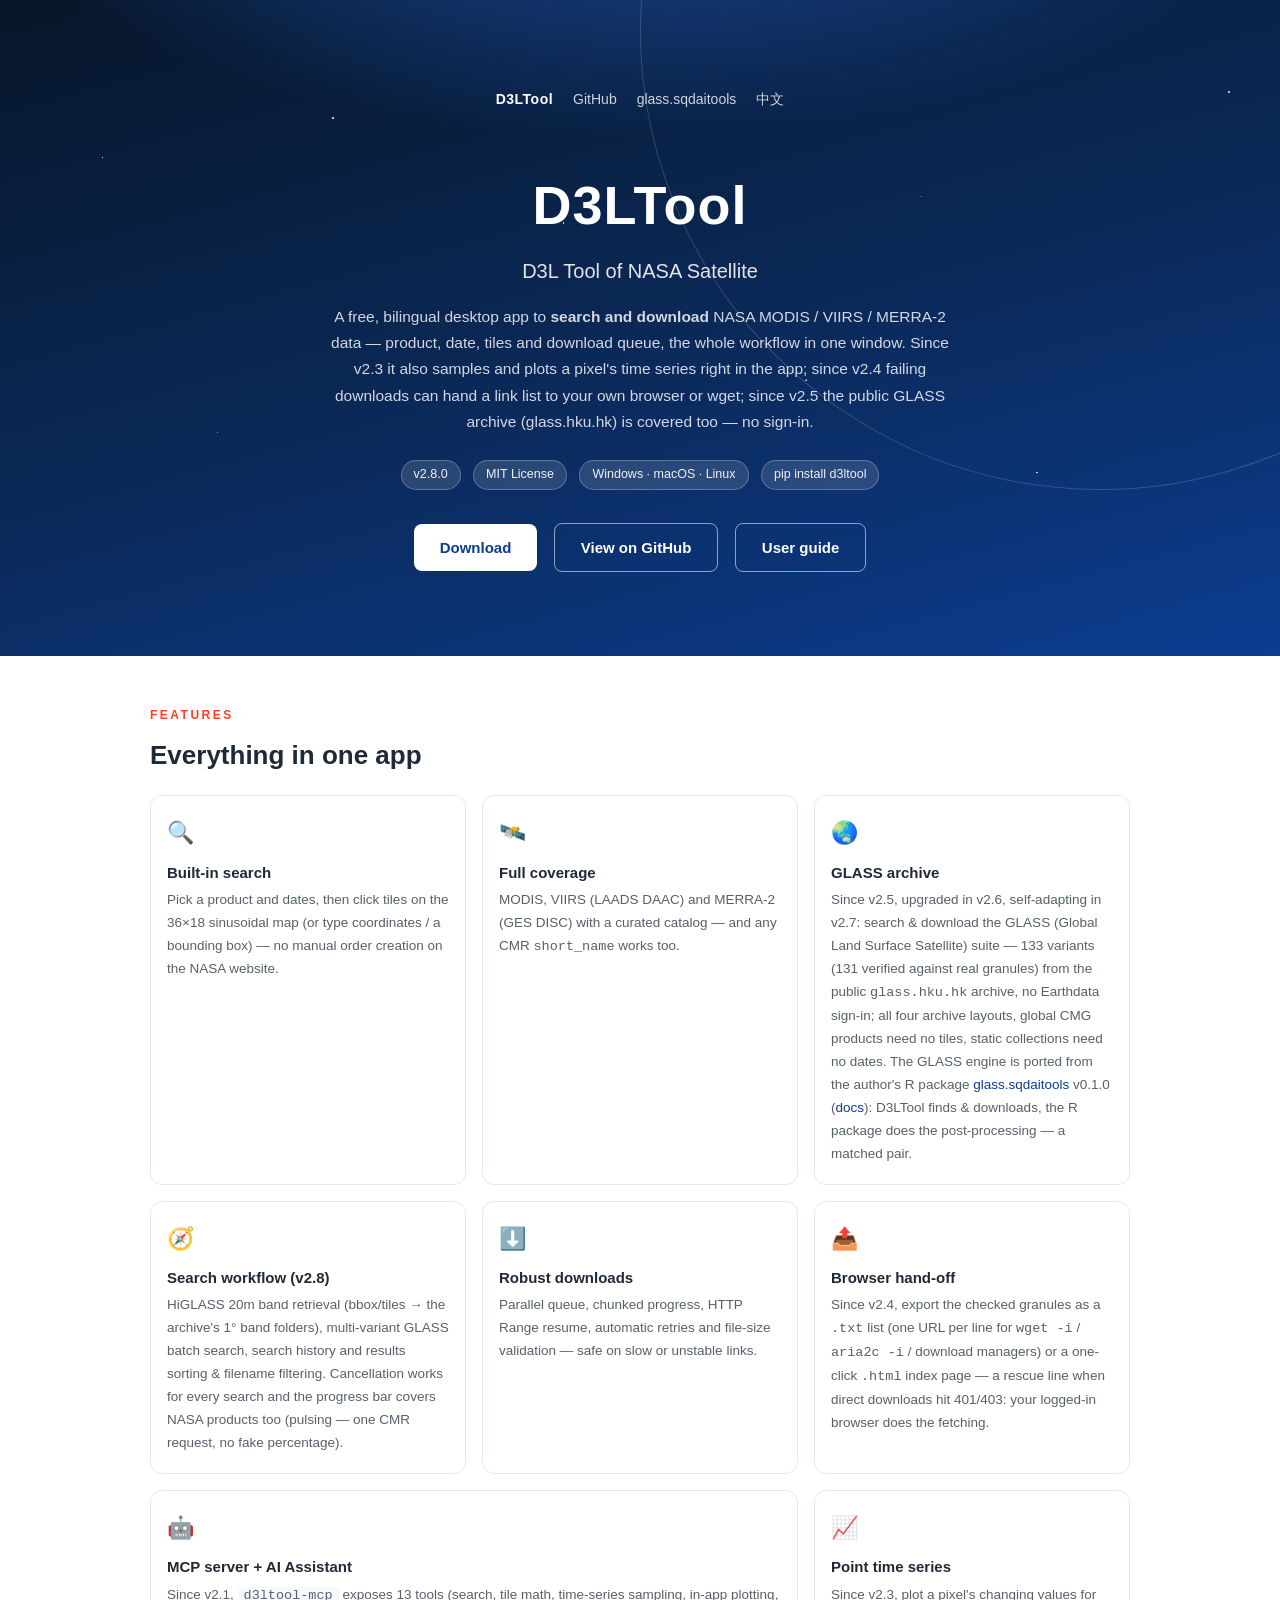
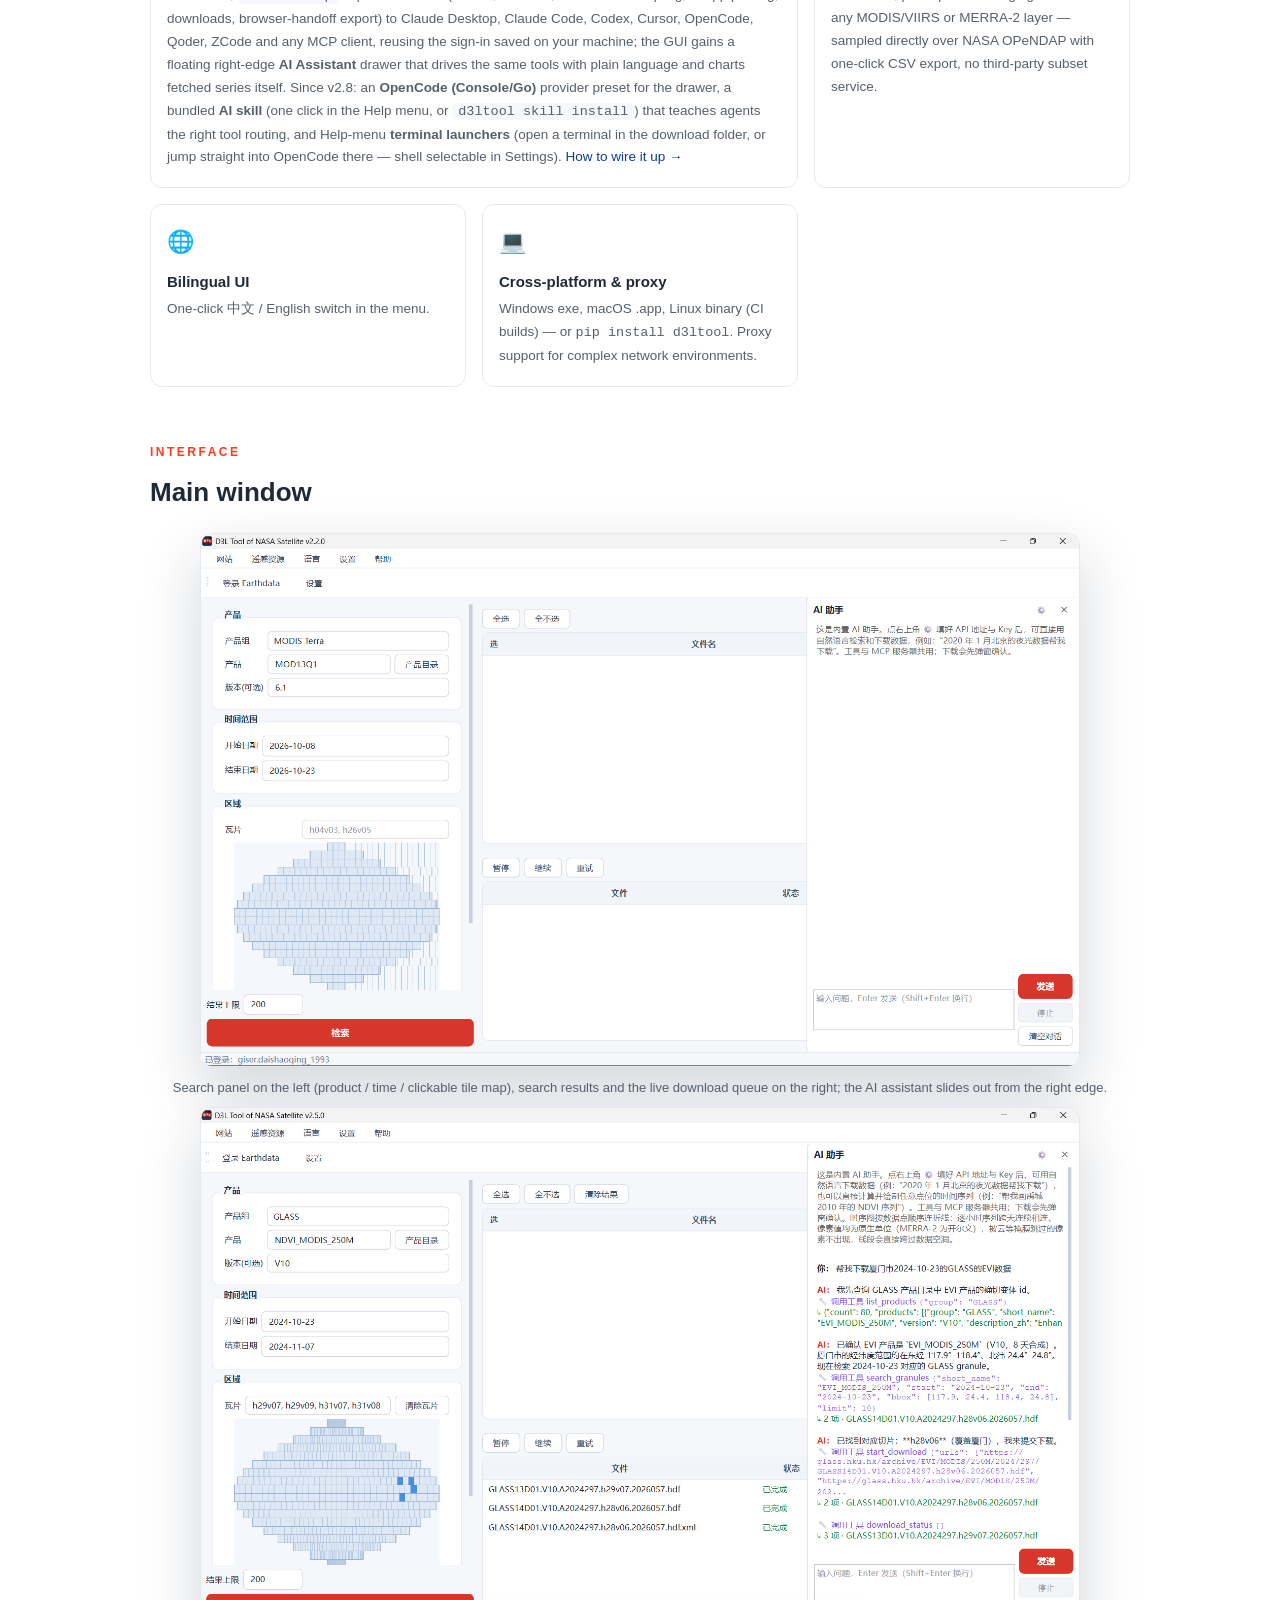
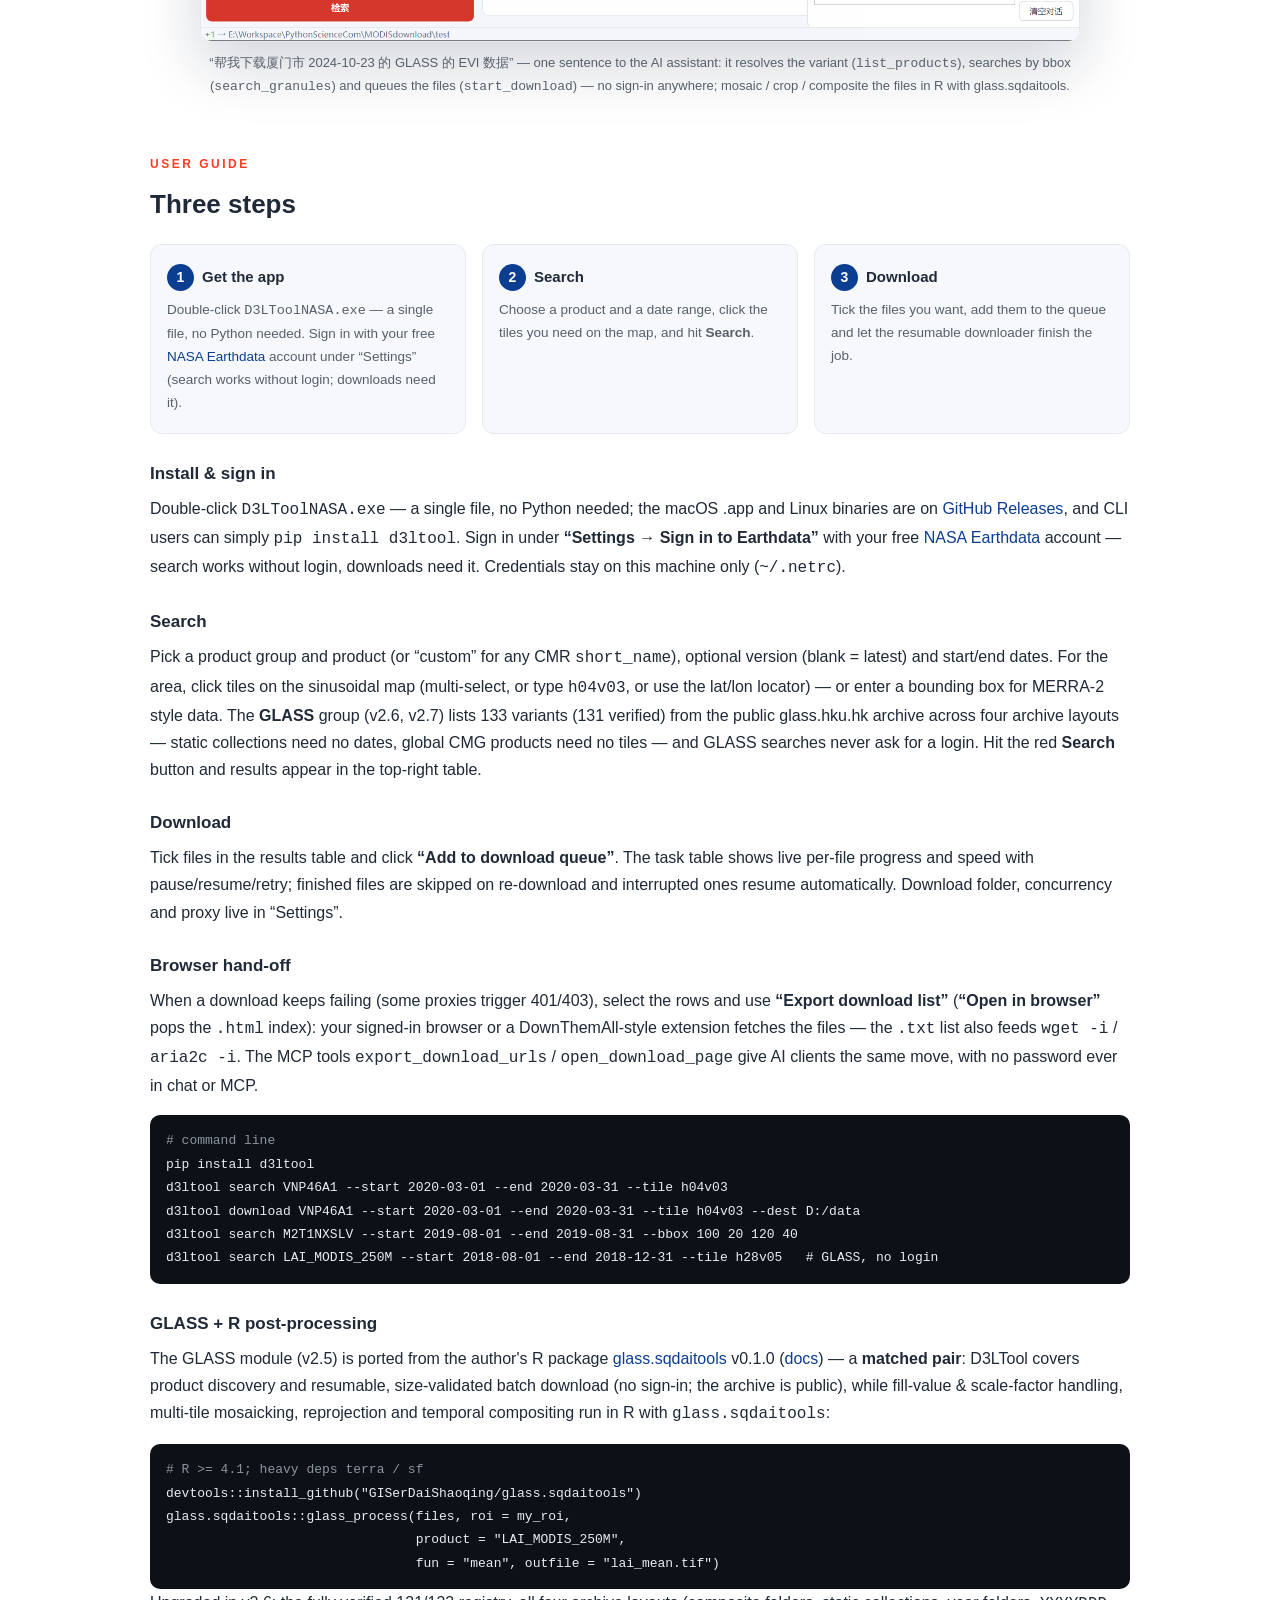
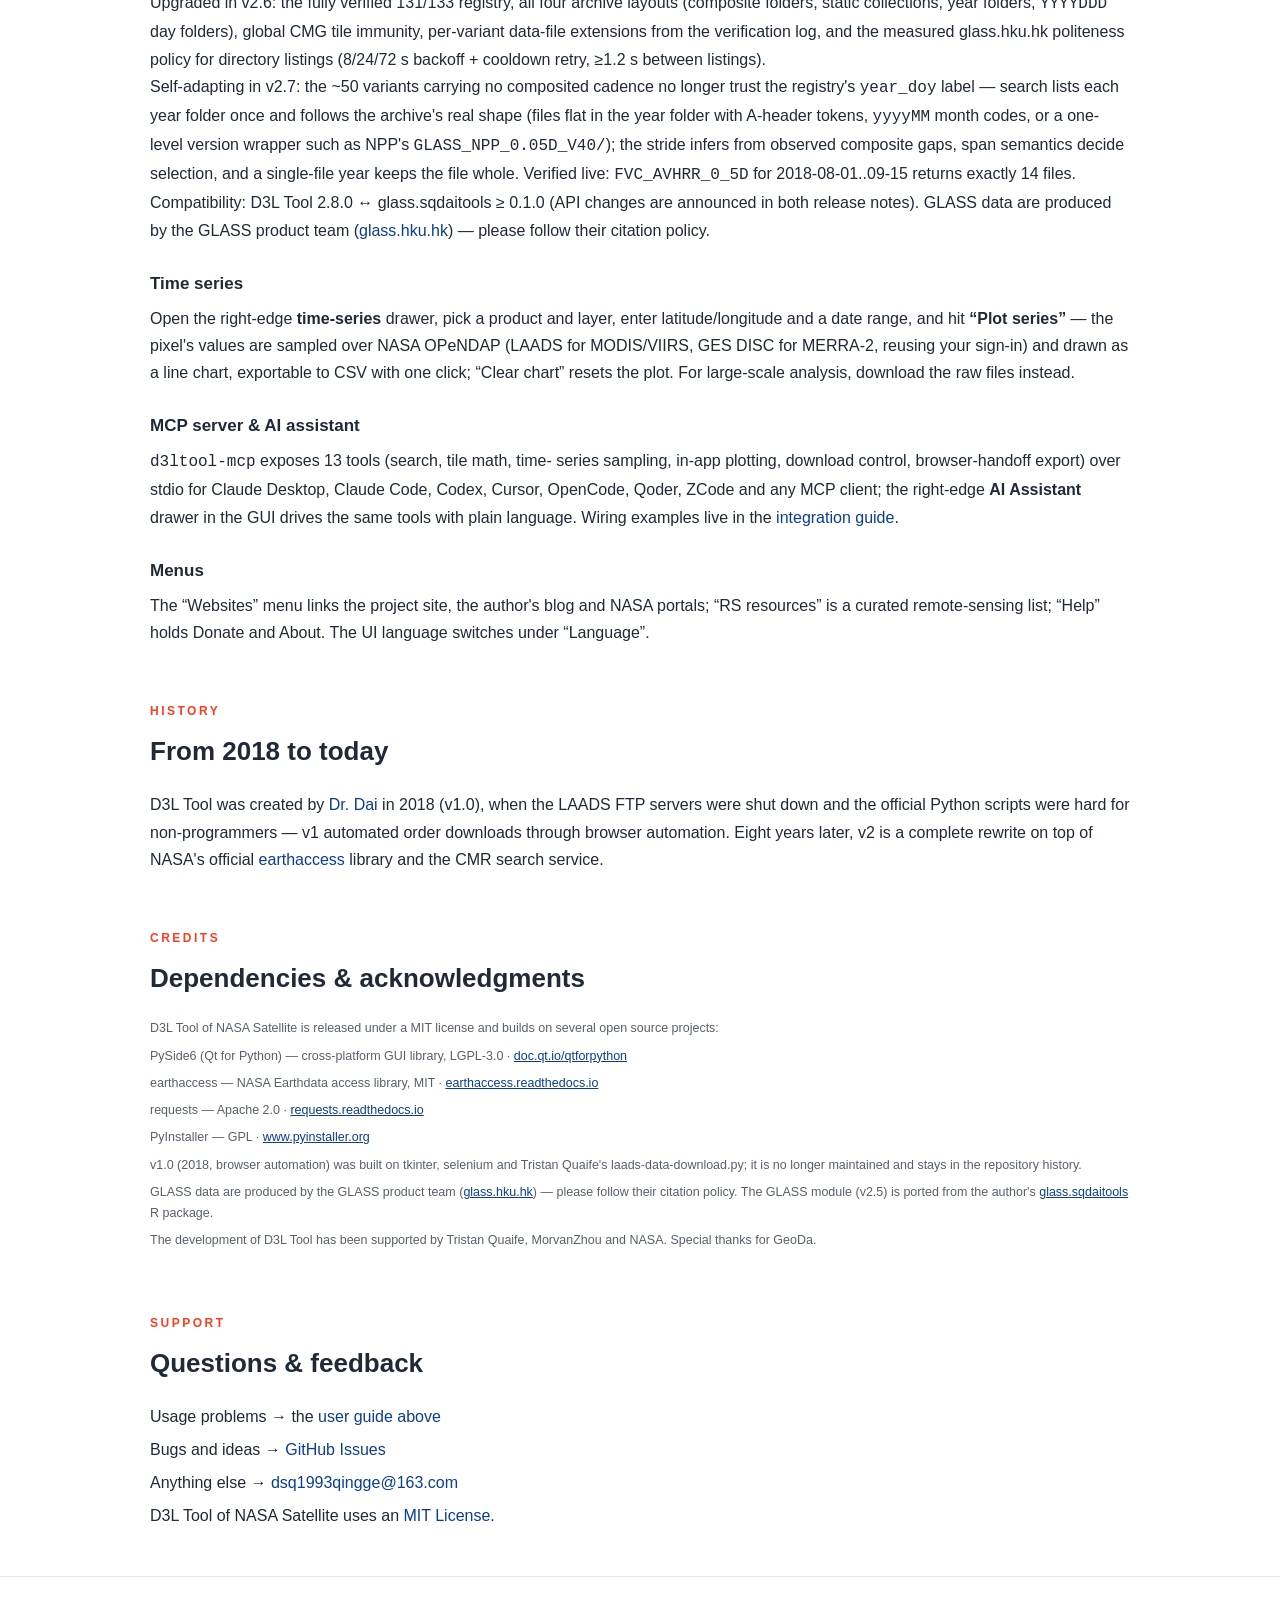
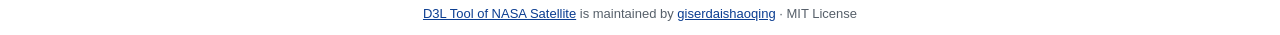
<file: index.html>
<!DOCTYPE html>
<html lang="en-us">
  <head>
    <meta charset="UTF-8">
    <title>D3L Tool of NASA Satellite</title>
    <meta name="viewport" content="width=device-width, initial-scale=1">
    <meta name="description" content="D3LTool — a free bilingual desktop app to search and download NASA MODIS / VIIRS / MERRA-2 data plus the public GLASS archive, with a clickable tile map, resumable downloads, point time-series sampling, browser-assisted download lists, an MCP server and a built-in AI assistant.">
    <link rel="stylesheet" type="text/css" href="stylesheets/site.css" media="screen">
  </head>
  <body>

    <header class="hero">
      <div class="orbit"></div>
      <div class="inner">
        <nav class="nav">
          <span class="brand">D3LTool</span>
          <a href="https://github.com/GISerDaiShaoqing/D3LTool">GitHub</a>
          <a href="https://github.com/GISerDaiShaoqing/glass.sqdaitools">glass.sqdaitools</a>
          <a href="index-cn.html">中文</a>
        </nav>
        <h1>D3LTool</h1>
        <p class="tagline">D3L Tool of NASA Satellite</p>
        <p class="lede">A free, bilingual desktop app to <b>search and download</b>
        NASA MODIS / VIIRS / MERRA-2 data — product, date, tiles and download
        queue, the whole workflow in one window. Since v2.3 it also samples and
        plots a pixel's time series right in the app; since v2.4 failing
        downloads can hand a link list to your own browser or wget; since v2.5
        the public GLASS archive (glass.hku.hk) is covered too — no sign-in.</p>
        <div class="badges">
          <span class="badge">v2.8.0</span>
          <span class="badge">MIT License</span>
          <span class="badge">Windows · macOS · Linux</span>
          <span class="badge">pip install d3ltool</span>
        </div>
        <div class="cta">
          <a href="https://github.com/GISerDaiShaoqing/D3LTool/releases/latest" class="btn-hero">Download</a>
          <a href="https://github.com/GISerDaiShaoqing/D3LTool" class="btn-ghost">View on GitHub</a>
          <a href="#guide" class="btn-ghost">User guide</a>
        </div>
      </div>
    </header>

    <main class="wrap">

      <section>
        <span class="kicker">Features</span>
        <h2>Everything in one app</h2>
        <div class="grid">
          <div class="card">
            <div class="ico">🔍</div>
            <h3>Built-in search</h3>
            <p>Pick a product and dates, then click tiles on the 36×18 sinusoidal
            map (or type coordinates / a bounding box) — no manual order creation
            on the NASA website.</p>
          </div>
          <div class="card">
            <div class="ico">🛰️</div>
            <h3>Full coverage</h3>
            <p>MODIS, VIIRS (LAADS DAAC) and MERRA-2 (GES DISC) with a curated
            catalog — and any CMR <code>short_name</code> works too.</p>
          </div>
          <div class="card">
            <div class="ico">🌏</div>
            <h3>GLASS archive</h3>
            <p>Since v2.5, upgraded in v2.6, self-adapting in v2.7: search &amp; download the GLASS (Global
            Land Surface Satellite) suite — 133 variants (131 verified against
            real granules) from the public <code>glass.hku.hk</code> archive, no
            Earthdata sign-in; all four archive layouts, global CMG products
            need no tiles, static collections need no dates. The GLASS
            engine is ported from the author's R package
            <a href="https://github.com/GISerDaiShaoqing/glass.sqdaitools/tree/v0.1.0">glass.sqdaitools</a>
            v0.1.0 (<a href="https://giserdaishaoqing.github.io/glass.sqdaitools/">docs</a>):
            D3LTool finds &amp; downloads, the R package does the post-processing —
            a matched pair.</p>
          </div>
          <div class="card">
            <div class="ico">🧭</div>
            <h3>Search workflow (v2.8)</h3>
            <p>HiGLASS 20m band retrieval (bbox/tiles &rarr; the archive's 1&deg;
            band folders), multi-variant GLASS batch search, search history and
            results sorting &amp; filename filtering. Cancellation works for
            every search and the progress bar covers NASA products too
            (pulsing &mdash; one CMR request, no fake percentage).</p>
          </div>
          <div class="card">
            <div class="ico">⬇️</div>
            <h3>Robust downloads</h3>
            <p>Parallel queue, chunked progress, HTTP Range resume, automatic
            retries and file-size validation — safe on slow or unstable links.</p>
          </div>
          <div class="card">
            <div class="ico">📤</div>
            <h3>Browser hand-off</h3>
            <p>Since v2.4, export the checked granules as a <code>.txt</code>
            list (one URL per line for <code>wget -i</code> / <code>aria2c
            -i</code> / download managers) or a one-click <code>.html</code>
            index page — a rescue line when direct downloads hit 401/403:
            your logged-in browser does the fetching.</p>
          </div>
          <div class="card wide">
            <div class="ico">🤖</div>
            <h3>MCP server + AI Assistant</h3>
            <p>Since v2.1, <code>d3ltool-mcp</code> exposes 13 tools (search, tile
            math, time-series sampling, in-app plotting, downloads,
            browser-handoff export) to Claude Desktop, Claude Code, Codex,
            Cursor, OpenCode, Qoder, ZCode and any MCP client,
            reusing the sign-in saved on your machine; the GUI gains a floating
            right-edge <b>AI Assistant</b> drawer that drives the same tools with
            plain language and charts fetched series itself. Since v2.8: an
            <b>OpenCode (Console/Go)</b> provider preset for the drawer, a
            bundled <b>AI skill</b> (one click in the Help menu, or
            <code>d3ltool skill install</code>) that teaches agents the right
            tool routing, and Help-menu <b>terminal launchers</b> (open a
            terminal in the download folder, or jump straight into OpenCode
            there — shell selectable in Settings). <a href="https://github.com/GISerDaiShaoqing/D3LTool/blob/master/docs/mcp.md">How to wire it up →</a></p>
          </div>
          <div class="card">
            <div class="ico">📈</div>
            <h3>Point time series</h3>
            <p>Since v2.3, plot a pixel's changing values for any MODIS/VIIRS or
            MERRA-2 layer — sampled directly over NASA OPeNDAP with one-click
            CSV export, no third-party subset service.</p>
          </div>
          <div class="card">
            <div class="ico">🌐</div>
            <h3>Bilingual UI</h3>
            <p>One-click 中文 / English switch in the menu.</p>
          </div>
          <div class="card">
            <div class="ico">💻</div>
            <h3>Cross-platform &amp; proxy</h3>
            <p>Windows exe, macOS .app, Linux binary (CI builds) — or
            <code>pip install d3ltool</code>. Proxy support for complex
            network environments.</p>
          </div>
        </div>
      </section>

      <section>
        <span class="kicker">Interface</span>
        <h2>Main window</h2>
        <figure>
          <img src="images/Main2.png" alt="D3LTool main window" class="shot">
          <figcaption>Search panel on the left (product / time / clickable tile
          map), search results and the live download queue on the right; the AI
          assistant slides out from the right edge.</figcaption>
        </figure>
        <figure>
          <img src="images/GlassDownload.png" alt="GLASS download via the AI assistant" class="shot">
          <figcaption>“帮我下载厦门市 2024-10-23 的 GLASS 的 EVI 数据” — one sentence
          to the AI assistant: it resolves the variant (<code>list_products</code>),
          searches by bbox (<code>search_granules</code>) and queues the files
          (<code>start_download</code>) — no sign-in anywhere; mosaic / crop /
          composite the files in R with glass.sqdaitools.</figcaption>
        </figure>
      </section>

      <section id="guide">
        <span class="kicker">User guide</span>
        <h2>Three steps</h2>
        <div class="steps">
          <div class="step">
            <span class="n">1</span><h3>Get the app</h3>
            <p>Double-click <code>D3LToolNASA.exe</code> — a single file, no
            Python needed. Sign in with your free
            <a href="https://urs.earthdata.nasa.gov/">NASA Earthdata</a> account
            under “Settings” (search works without login; downloads need it).</p>
          </div>
          <div class="step">
            <span class="n">2</span><h3>Search</h3>
            <p>Choose a product and a date range, click the tiles you need on the
            map, and hit <b>Search</b>.</p>
          </div>
          <div class="step">
            <span class="n">3</span><h3>Download</h3>
            <p>Tick the files you want, add them to the queue and let the
            resumable downloader finish the job.</p>
          </div>
        </div>

        <h3 class="sub">Install &amp; sign in</h3>
        <p>Double-click <code>D3LToolNASA.exe</code> — a single file, no Python
        needed; the macOS .app and Linux binaries are on
        <a href="https://github.com/GISerDaiShaoqing/D3LTool/releases/latest">GitHub
        Releases</a>, and CLI users can simply <code>pip install d3ltool</code>.
        Sign in under <b>“Settings → Sign in to Earthdata”</b> with your free
        <a href="https://urs.earthdata.nasa.gov/">NASA Earthdata</a> account —
        search works without login, downloads need it. Credentials stay on this
        machine only (<code>~/.netrc</code>).</p>

        <h3 class="sub">Search</h3>
        <p>Pick a product group and product (or “custom” for any CMR
        <code>short_name</code>), optional version (blank = latest) and start/end
        dates. For the area, click tiles on the sinusoidal map (multi-select, or
        type <code>h04v03</code>, or use the lat/lon locator) — or enter a
        bounding box for MERRA-2 style data. The <b>GLASS</b> group (v2.6,
        v2.7)
        lists 133 variants (131 verified) from the public glass.hku.hk archive
        across four archive layouts — static collections need no dates, global
        CMG products need no tiles — and GLASS searches never ask for a login. Hit the red <b>Search</b> button and
        results appear in the top-right table.</p>

        <h3 class="sub">Download</h3>
        <p>Tick files in the results table and click <b>“Add to download
        queue”</b>. The task table shows live per-file progress and speed with
        pause/resume/retry; finished files are skipped on re-download and
        interrupted ones resume automatically. Download folder, concurrency and
        proxy live in “Settings”.</p>

        <h3 class="sub">Browser hand-off</h3>
        <p>When a download keeps failing (some proxies trigger 401/403),
        select the rows and use <b>“Export download list”</b> (<b>“Open in browser”</b>
        pops the <code>.html</code> index): your signed-in browser or a
        DownThemAll-style extension fetches the files — the <code>.txt</code>
        list also feeds <code>wget -i</code> / <code>aria2c -i</code>. The MCP
        tools <code>export_download_urls</code> / <code>open_download_page</code>
        give AI clients the same move, with no password ever in chat or MCP.</p>

        <pre class="term"><span class="c"># command line</span>
pip install d3ltool
d3ltool search VNP46A1 --start 2020-03-01 --end 2020-03-31 --tile h04v03
d3ltool download VNP46A1 --start 2020-03-01 --end 2020-03-31 --tile h04v03 --dest D:/data
d3ltool search M2T1NXSLV --start 2019-08-01 --end 2019-08-31 --bbox 100 20 120 40
d3ltool search LAI_MODIS_250M --start 2018-08-01 --end 2018-12-31 --tile h28v05   # GLASS, no login</pre>

        <h3 class="sub">GLASS + R post-processing</h3>
        <p>The GLASS module (v2.5) is ported from the author's R package
        <a href="https://github.com/GISerDaiShaoqing/glass.sqdaitools/tree/v0.1.0">glass.sqdaitools</a>
        v0.1.0 (<a href="https://giserdaishaoqing.github.io/glass.sqdaitools/">docs</a>) —
        a <b>matched pair</b>: D3LTool covers product discovery and resumable,
        size-validated batch download (no sign-in; the archive is public), while
        fill-value &amp; scale-factor handling, multi-tile mosaicking,
        reprojection and temporal compositing run in R with
        <code>glass.sqdaitools</code>:</p>
        <pre class="term"><span class="c"># R &gt;= 4.1; heavy deps terra / sf</span>
devtools::install_github("GISerDaiShaoqing/glass.sqdaitools")
glass.sqdaitools::glass_process(files, roi = my_roi,
                                product = "LAI_MODIS_250M",
                                fun = "mean", outfile = "lai_mean.tif")</pre>
        <p>Upgraded in v2.6: the fully verified 131/133 registry, all four
        archive layouts (composite folders, static collections, year folders,
        <code>YYYYDDD</code> day folders), global CMG tile immunity,
        per-variant data-file extensions from the verification log, and the
        measured glass.hku.hk politeness policy for directory listings
        (8/24/72&nbsp;s backoff + cooldown retry, ≥1.2&nbsp;s between
        listings).</p>
        <p>Self-adapting in v2.7: the ~50 variants carrying no composited
        cadence no longer trust the registry's <code>year_doy</code> label —
        search lists each year folder once and follows the archive's real
        shape (files flat in the year folder with A-header tokens,
        <code>yyyyMM</code> month codes, or a one-level version wrapper such
        as NPP's <code>GLASS_NPP_0.05D_V40/</code>); the stride infers from
        observed composite gaps, span semantics decide selection, and a
        single-file year keeps the file whole. Verified live:
        <code>FVC_AVHRR_0_5D</code> for 2018-08-01..09-15 returns exactly 14
        files.</p>
        <p>Compatibility: D3L Tool 2.8.0 ↔ glass.sqdaitools ≥ 0.1.0 (API changes
        are announced in both release notes). GLASS data are produced by the
        GLASS product team (<a href="https://glass.hku.hk">glass.hku.hk</a>) —
        please follow their citation policy.</p>

        <h3 class="sub">Time series</h3>
        <p>Open the right-edge <b>time-series</b> drawer, pick a product and
        layer, enter latitude/longitude and a date range, and hit <b>“Plot
        series”</b> — the pixel's values are sampled over NASA OPeNDAP (LAADS
        for MODIS/VIIRS, GES DISC for MERRA-2, reusing your sign-in) and drawn
        as a line chart, exportable to CSV with one click; “Clear chart” resets
        the plot. For large-scale analysis, download the raw files instead.</p>

        <h3 class="sub">MCP server &amp; AI assistant</h3>
        <p><code>d3ltool-mcp</code> exposes 13 tools (search, tile math, time-
        series sampling, in-app plotting, download control, browser-handoff
        export) over stdio for
        Claude Desktop, Claude Code, Codex, Cursor, OpenCode, Qoder, ZCode
        and any MCP client;
        the right-edge <b>AI Assistant</b> drawer in the GUI drives the same tools
        with plain language. Wiring examples live in the
        <a href="https://github.com/GISerDaiShaoqing/D3LTool/blob/master/docs/mcp.md">integration
        guide</a>.</p>

        <h3 class="sub">Menus</h3>
        <p>The “Websites” menu links the project site, the author's blog and NASA
        portals; “RS resources” is a curated remote-sensing list; “Help” holds
        Donate and About. The UI language switches under “Language”.</p>
      </section>

      <section>
        <span class="kicker">History</span>
        <h2>From 2018 to today</h2>
        <p>D3L Tool was created by <a href="https://gisersqdai.top/mycv/">Dr. Dai</a>
        in 2018 (v1.0), when the LAADS FTP servers were shut down and the official
        Python scripts were hard for non-programmers — v1 automated order downloads
        through browser automation. Eight years later, v2 is a complete rewrite on
        top of NASA's official <a href="https://earthaccess.readthedocs.io/">earthaccess</a>
        library and the CMR search service.</p>
      </section>

      <section>
        <span class="kicker">Credits</span>
        <h2>Dependencies &amp; acknowledgments</h2>
        <div class="small">
          <p>D3L Tool of NASA Satellite is released under a MIT license and builds
          on several open source projects:</p>
          <p>PySide6 (Qt for Python) — cross-platform GUI library, LGPL-3.0 ·
          <a href="https://doc.qt.io/qtforpython/">doc.qt.io/qtforpython</a></p>
          <p>earthaccess — NASA Earthdata access library, MIT ·
          <a href="https://earthaccess.readthedocs.io/">earthaccess.readthedocs.io</a></p>
          <p>requests — Apache 2.0 ·
          <a href="https://requests.readthedocs.io/">requests.readthedocs.io</a></p>
          <p>PyInstaller — GPL ·
          <a href="http://www.pyinstaller.org/">www.pyinstaller.org</a></p>
          <p>v1.0 (2018, browser automation) was built on tkinter, selenium and
          Tristan Quaife's laads-data-download.py; it is no longer maintained and
          stays in the repository history.</p>
          <p>GLASS data are produced by the GLASS product team
          (<a href="https://glass.hku.hk">glass.hku.hk</a>) — please follow
          their citation policy. The GLASS module (v2.5) is ported from the
          author's <a href="https://github.com/GISerDaiShaoqing/glass.sqdaitools">glass.sqdaitools</a>
          R package.</p>
          <p>The development of D3L Tool has been supported by Tristan Quaife,
          MorvanZhou and NASA. Special thanks for GeoDa.</p>
        </div>
      </section>

      <section>
        <span class="kicker">Support</span>
        <h2>Questions &amp; feedback</h2>
        <ul class="plain">
          <li>Usage problems → the <a href="#guide">user guide above</a></li>
          <li>Bugs and ideas → <a href="https://github.com/GISerDaiShaoqing/D3LTool/issues">GitHub Issues</a></li>
          <li>Anything else → <a href="mailto:dsq1993qingge@163.com">dsq1993qingge@163.com</a></li>
        </ul>
        <p>D3L Tool of NASA Satellite uses an
        <a href="https://mit-license.org/">MIT License</a>.</p>
      </section>

    </main>

    <footer class="site-footer">
      <p><a href="https://github.com/GISerDaiShaoqing/D3LTool">D3L Tool of NASA Satellite</a>
      is maintained by <a href="https://github.com/GISerDaiShaoqing">giserdaishaoqing</a>
      · MIT License</p>
    </footer>

  </body>
</html>
</file>
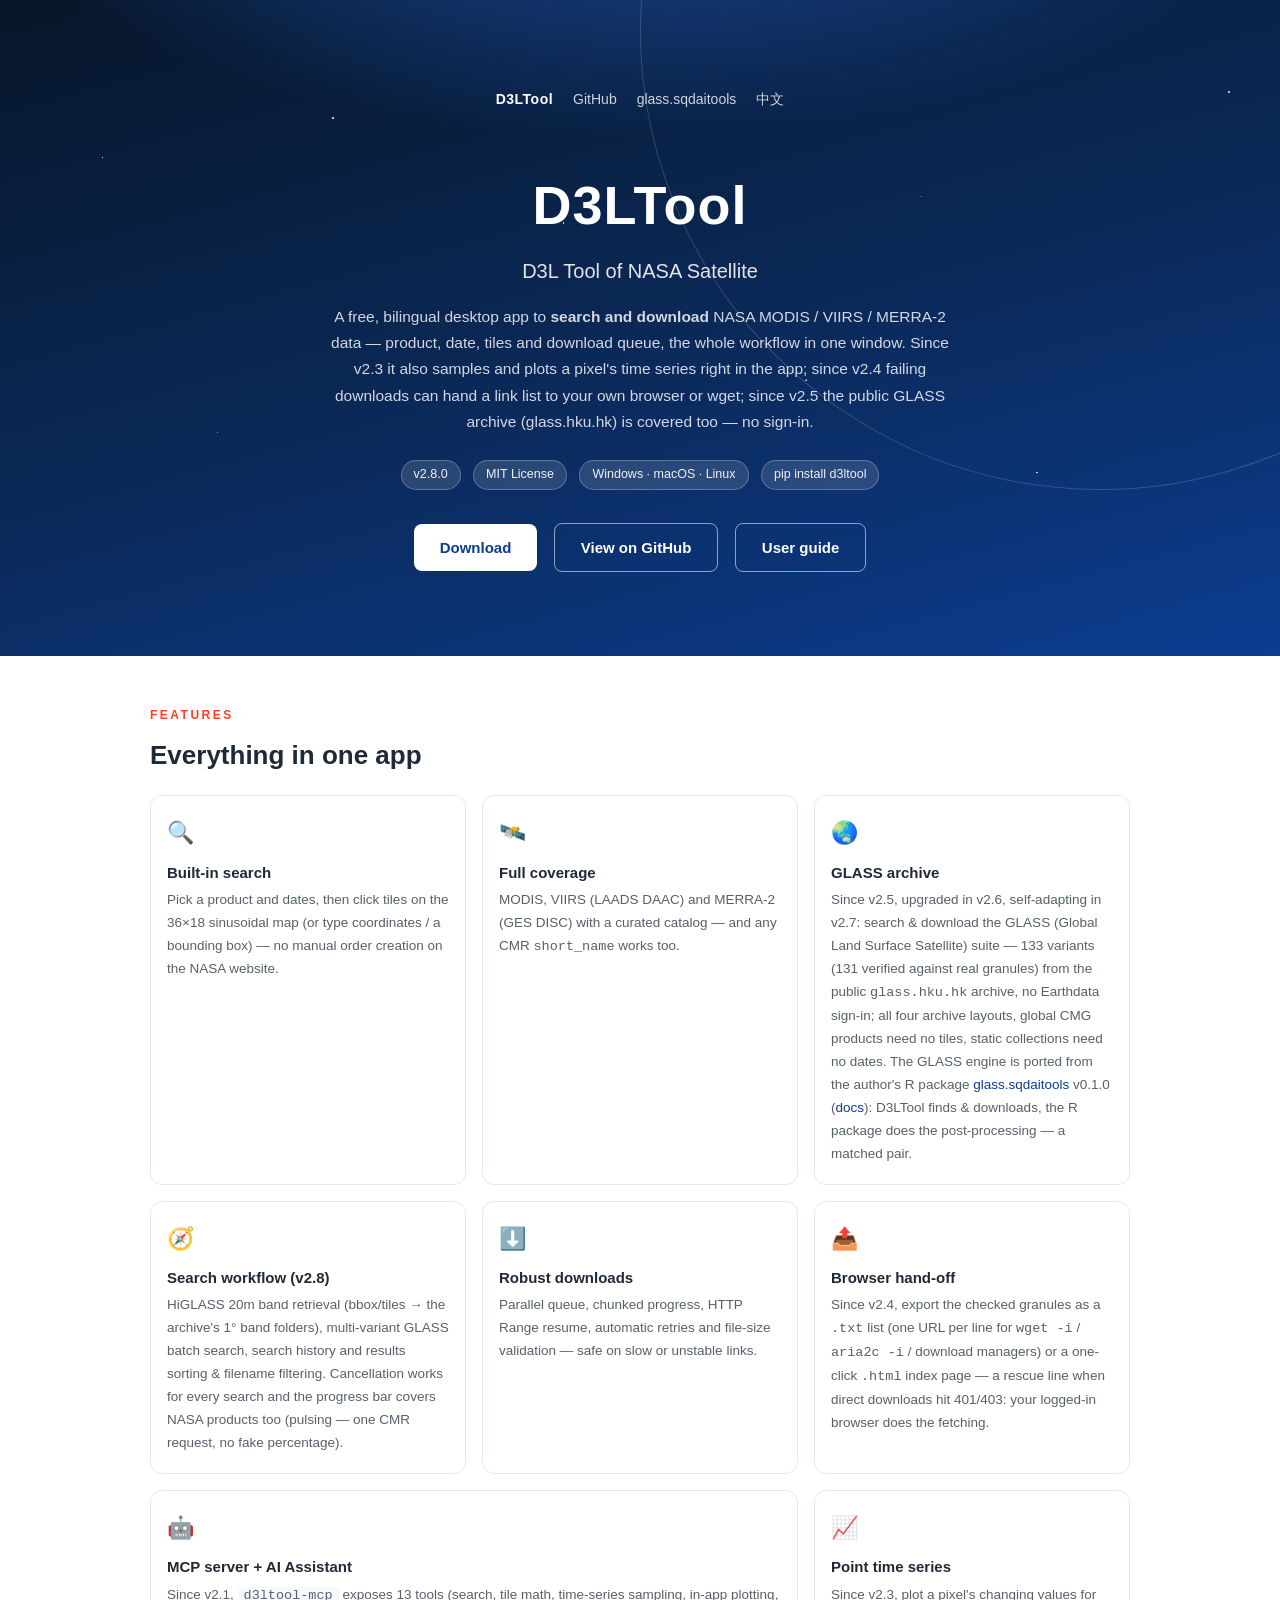
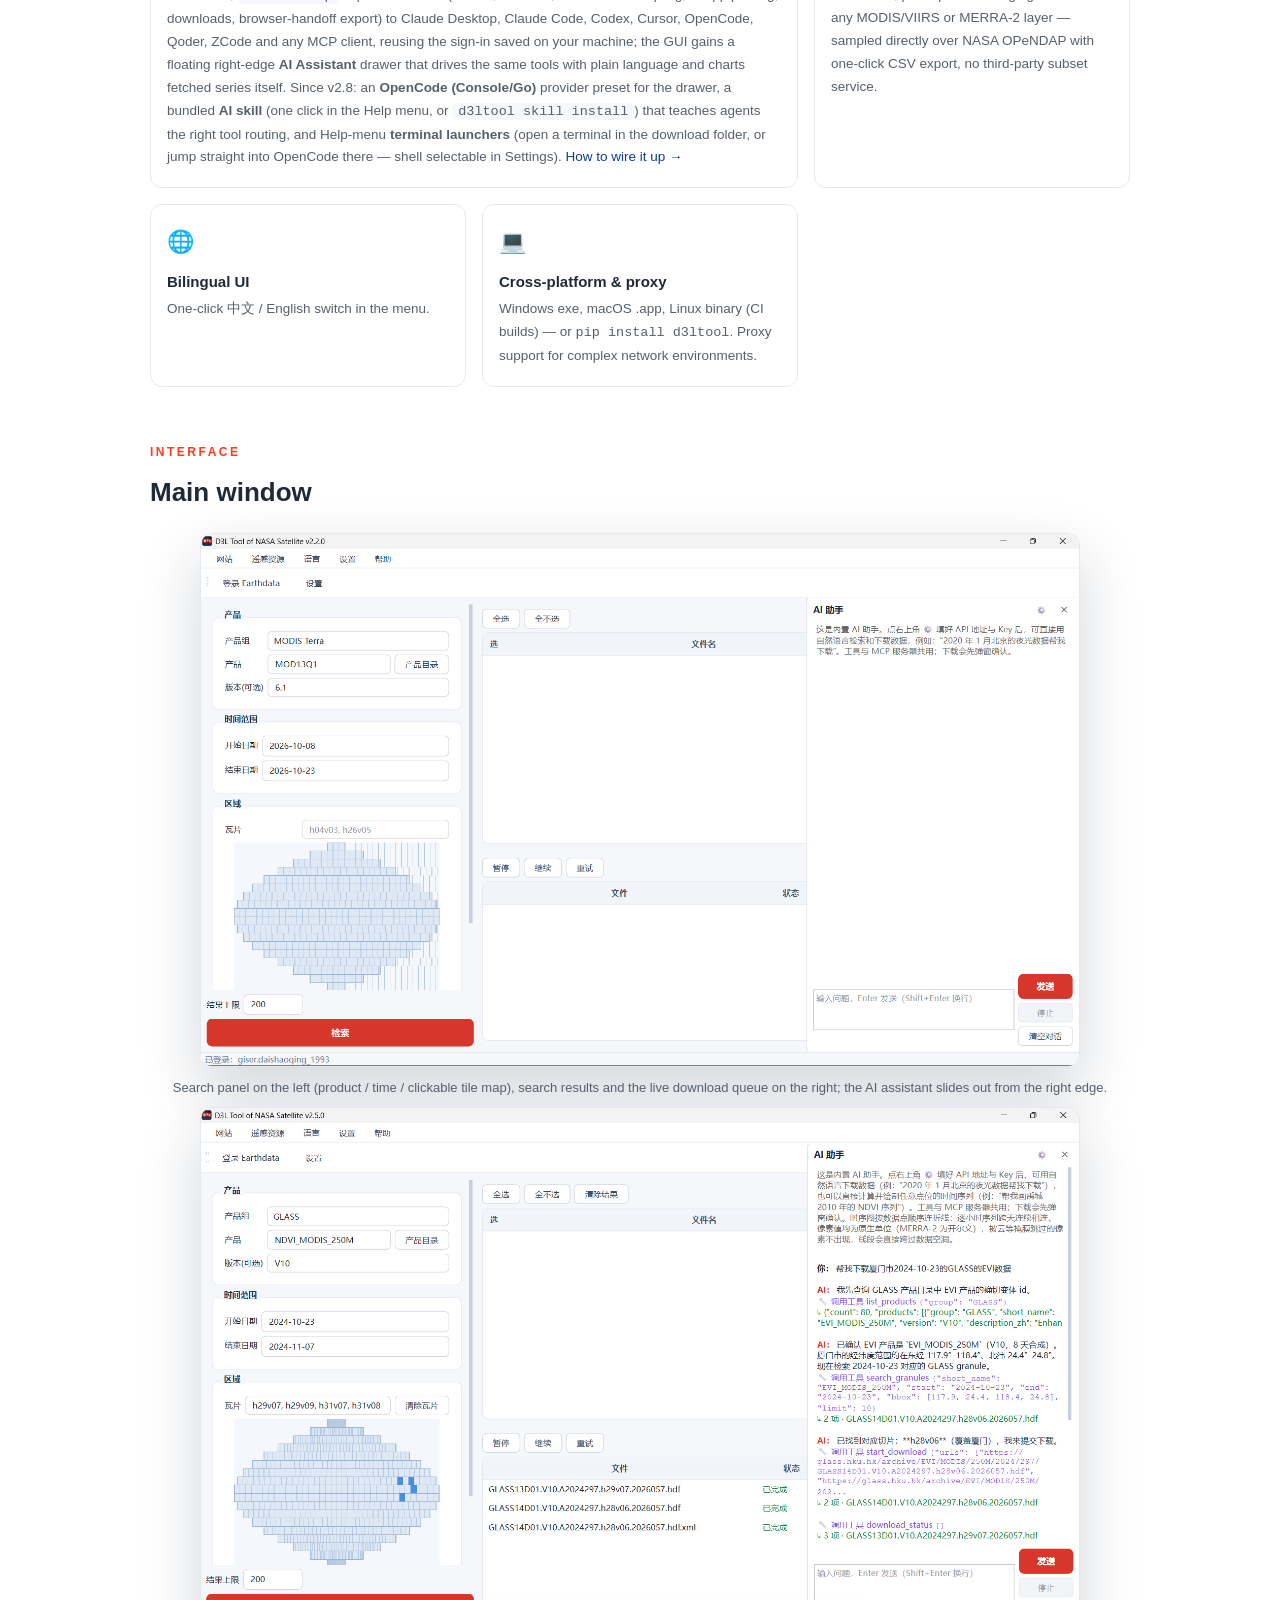
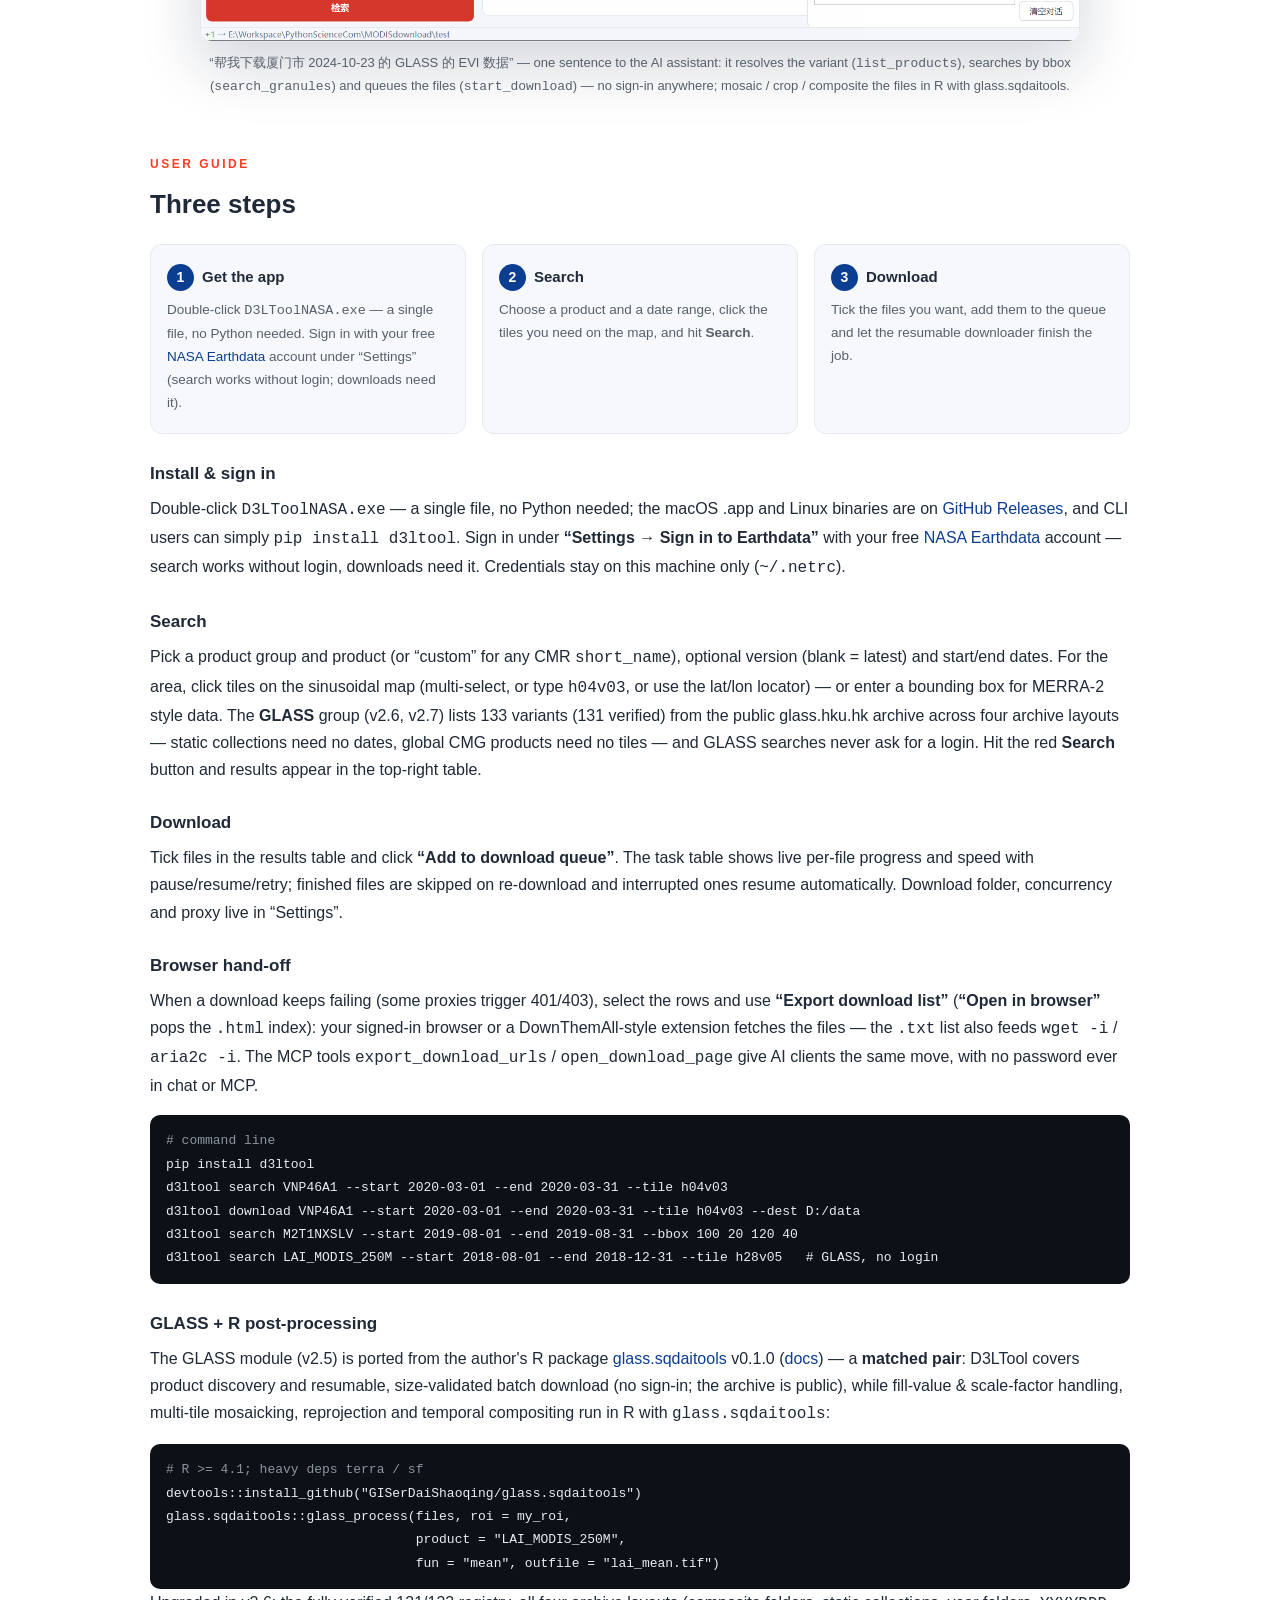
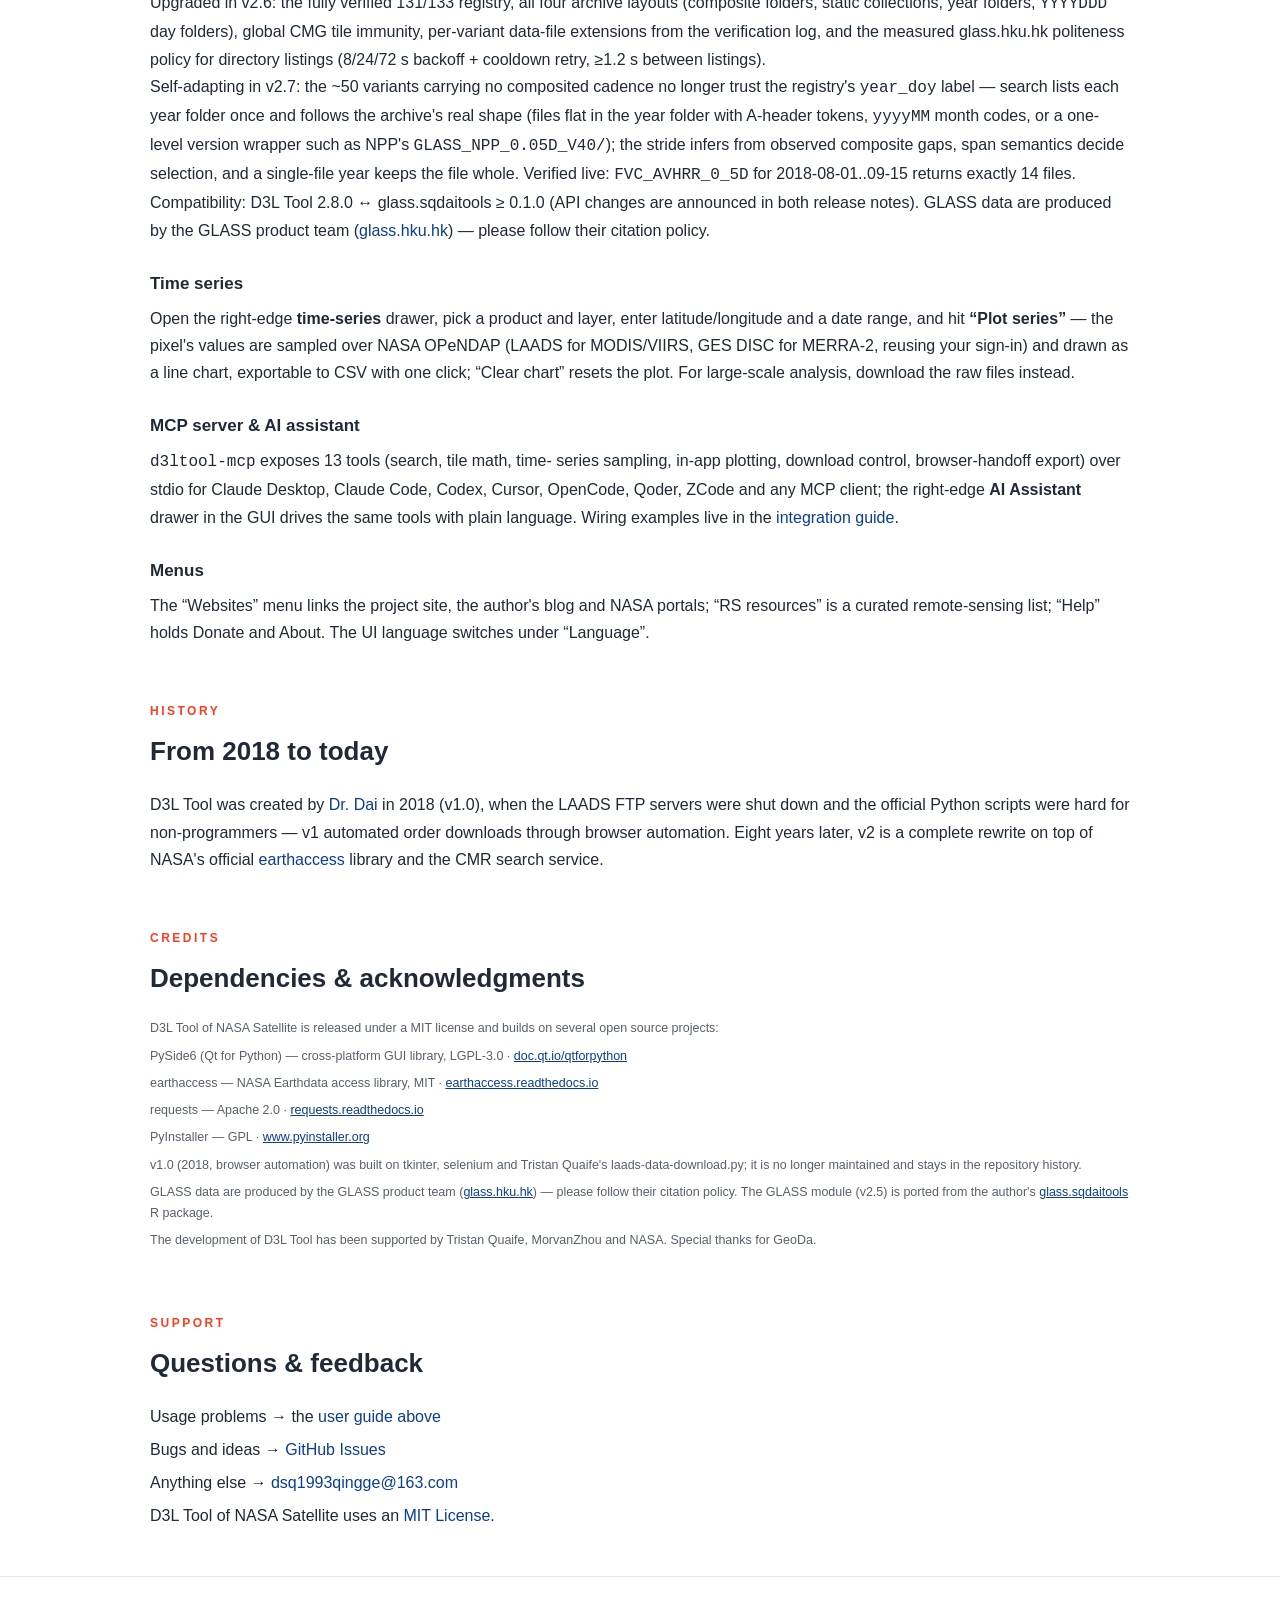
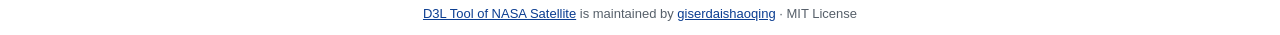
<file: documentation.html>
<!DOCTYPE html>
<html lang="en-us">
  <head>
    <meta charset="UTF-8">
    <title>D3LTool moved / 页面已迁移</title>
    <meta name="viewport" content="width=device-width, initial-scale=1">
    <meta http-equiv="refresh" content="0; url=index.html#guide">
    <link rel="canonical" href="/D3LTool/index.html#guide">
    <link rel="stylesheet" type="text/css" href="stylesheets/site.css">
    <script>location.replace("index.html#guide");</script>
  </head>
  <body>
    <main class="wrap" style="padding:60px 20px">
      <p>This page has moved — the user guide now lives on the homepage: <a href='index.html#guide'>D3LTool user guide</a>.<br><span class='small'>The v1.0 (2018) legacy documentation stays archived in the repository history.</span></p>
    </main>
  </body>
</html>
</file>
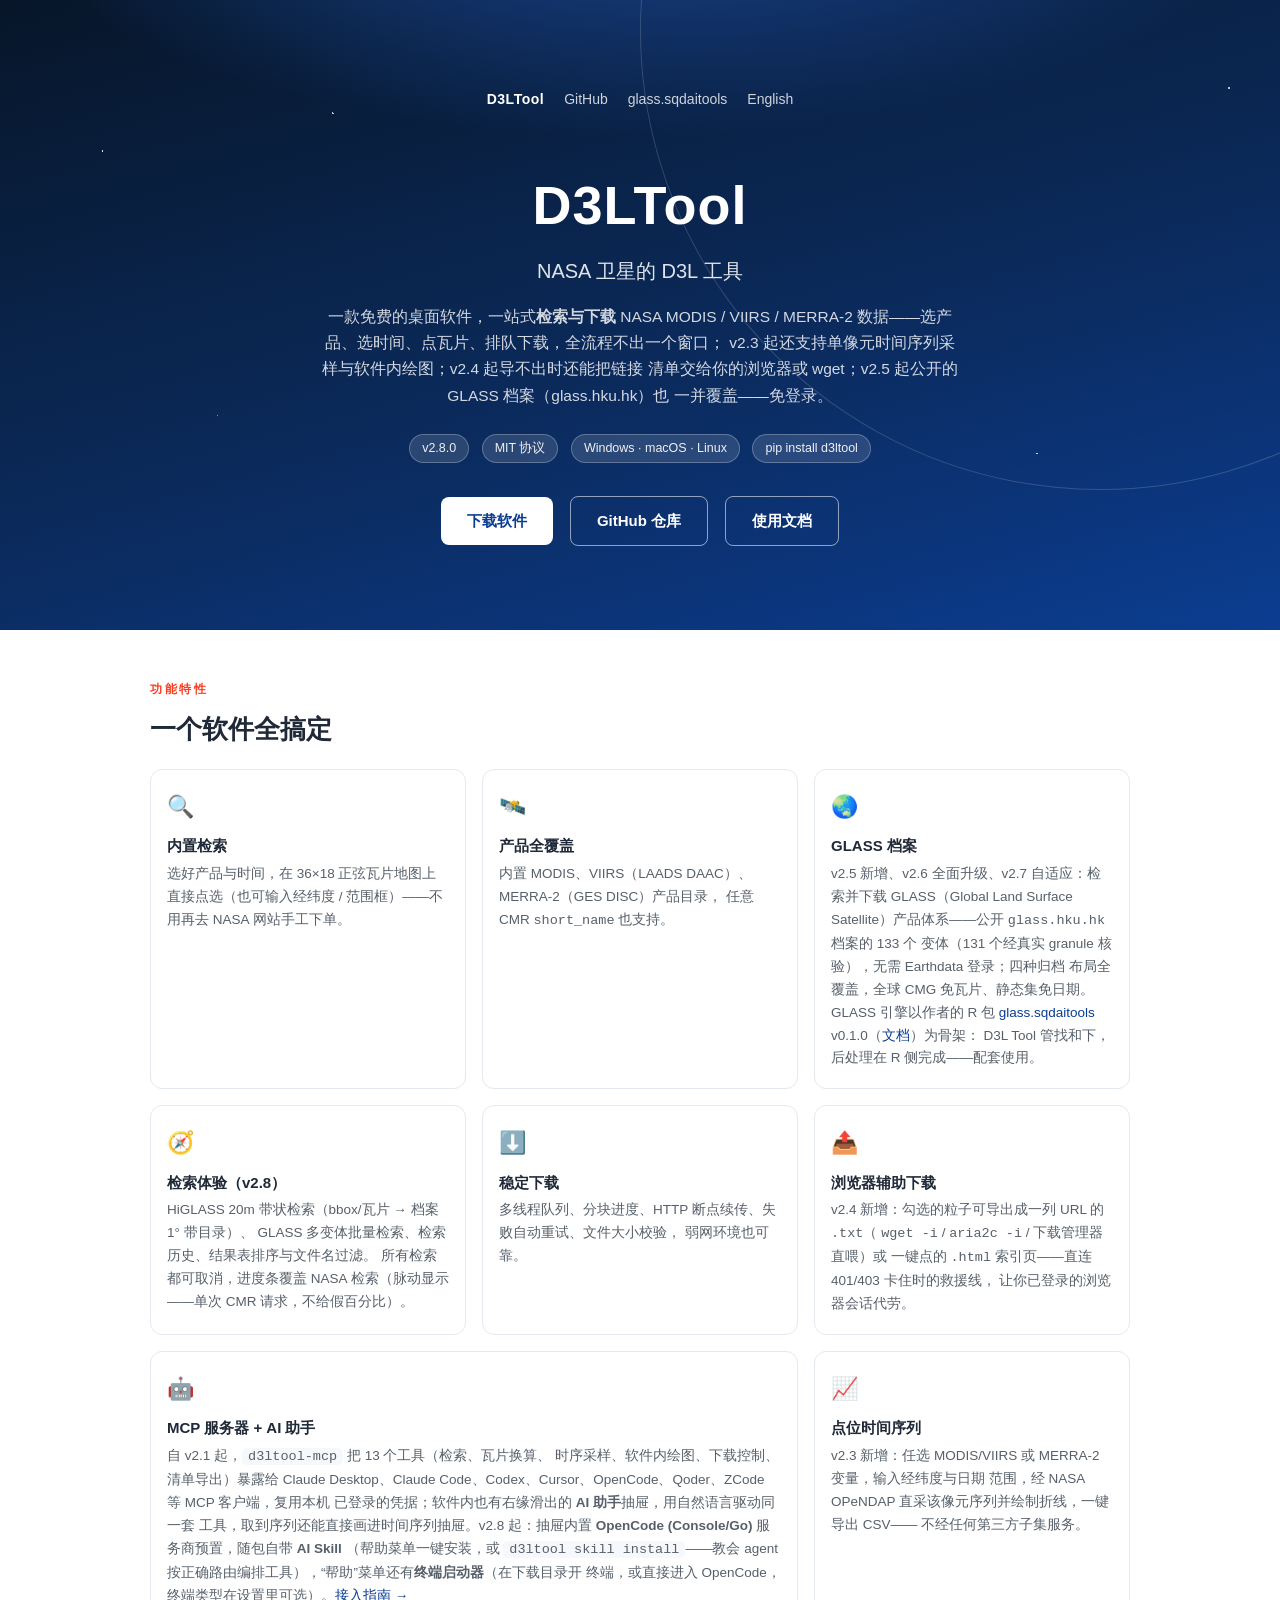
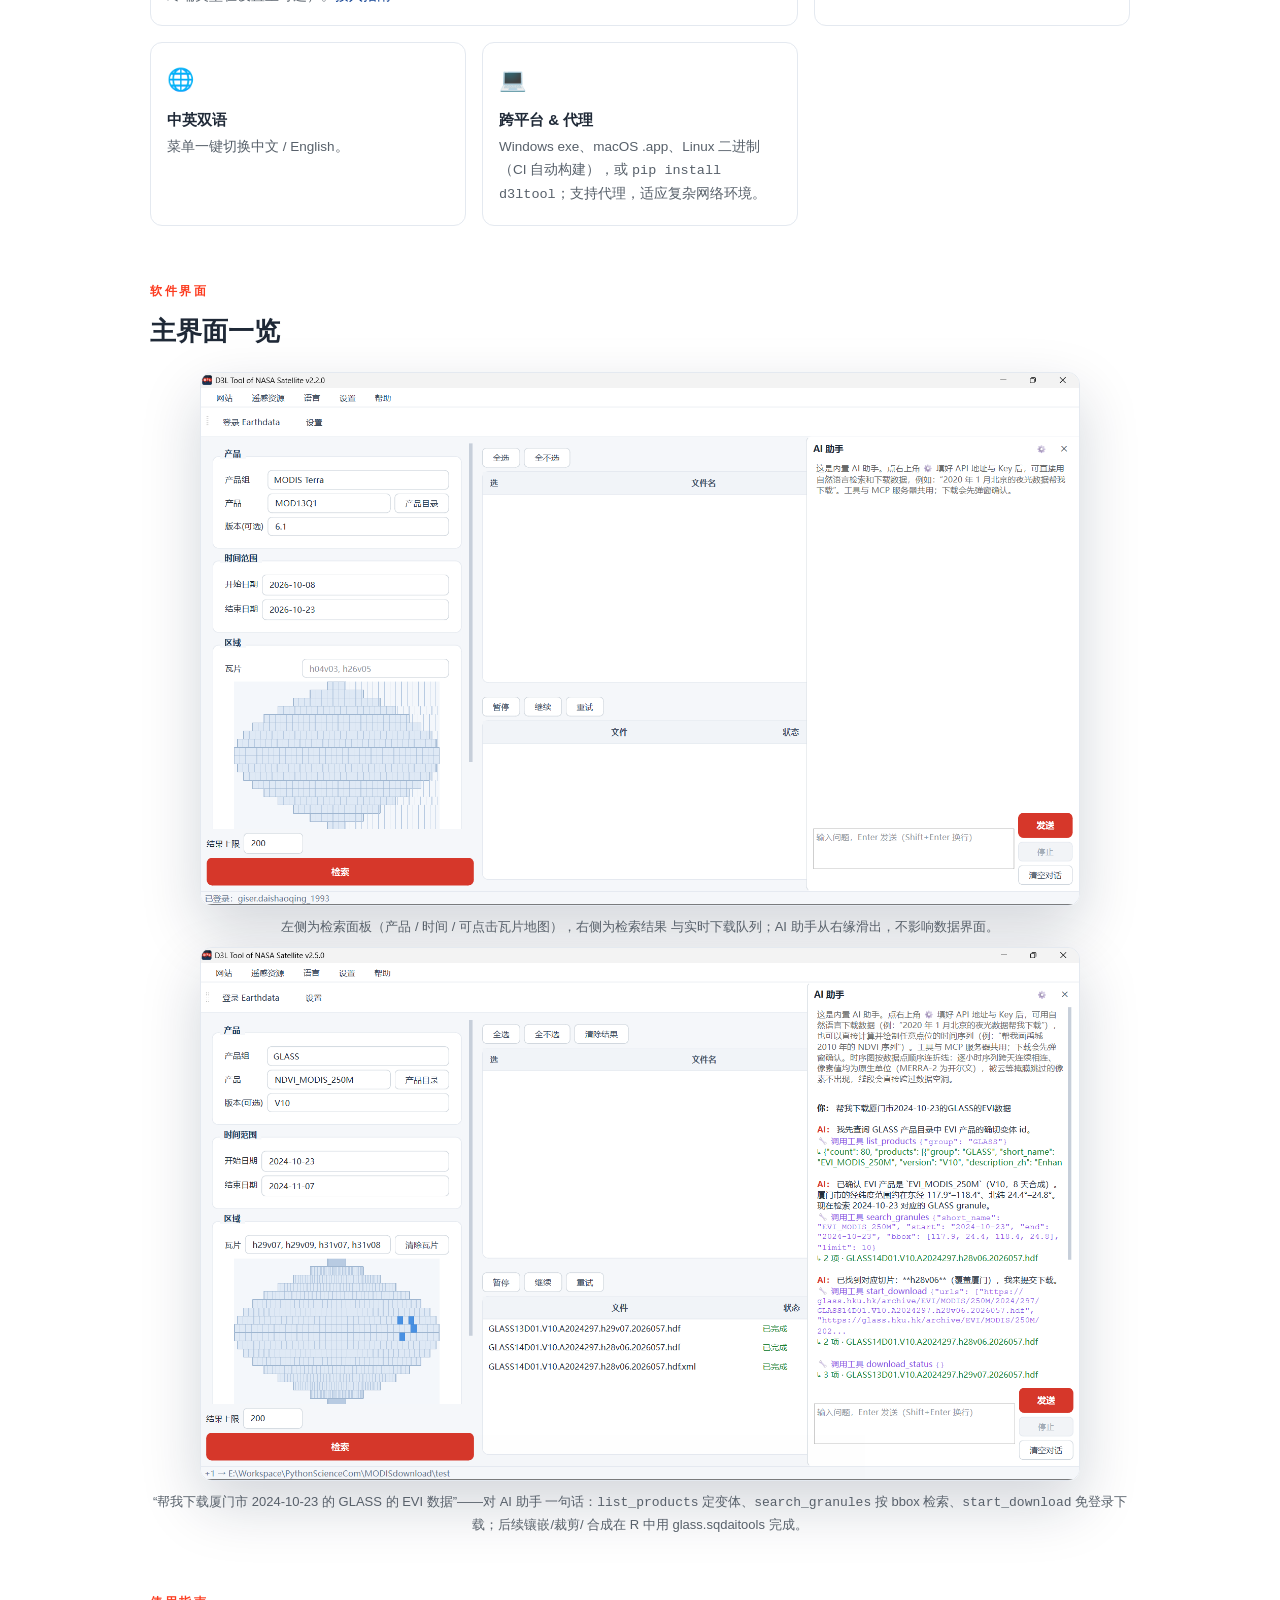
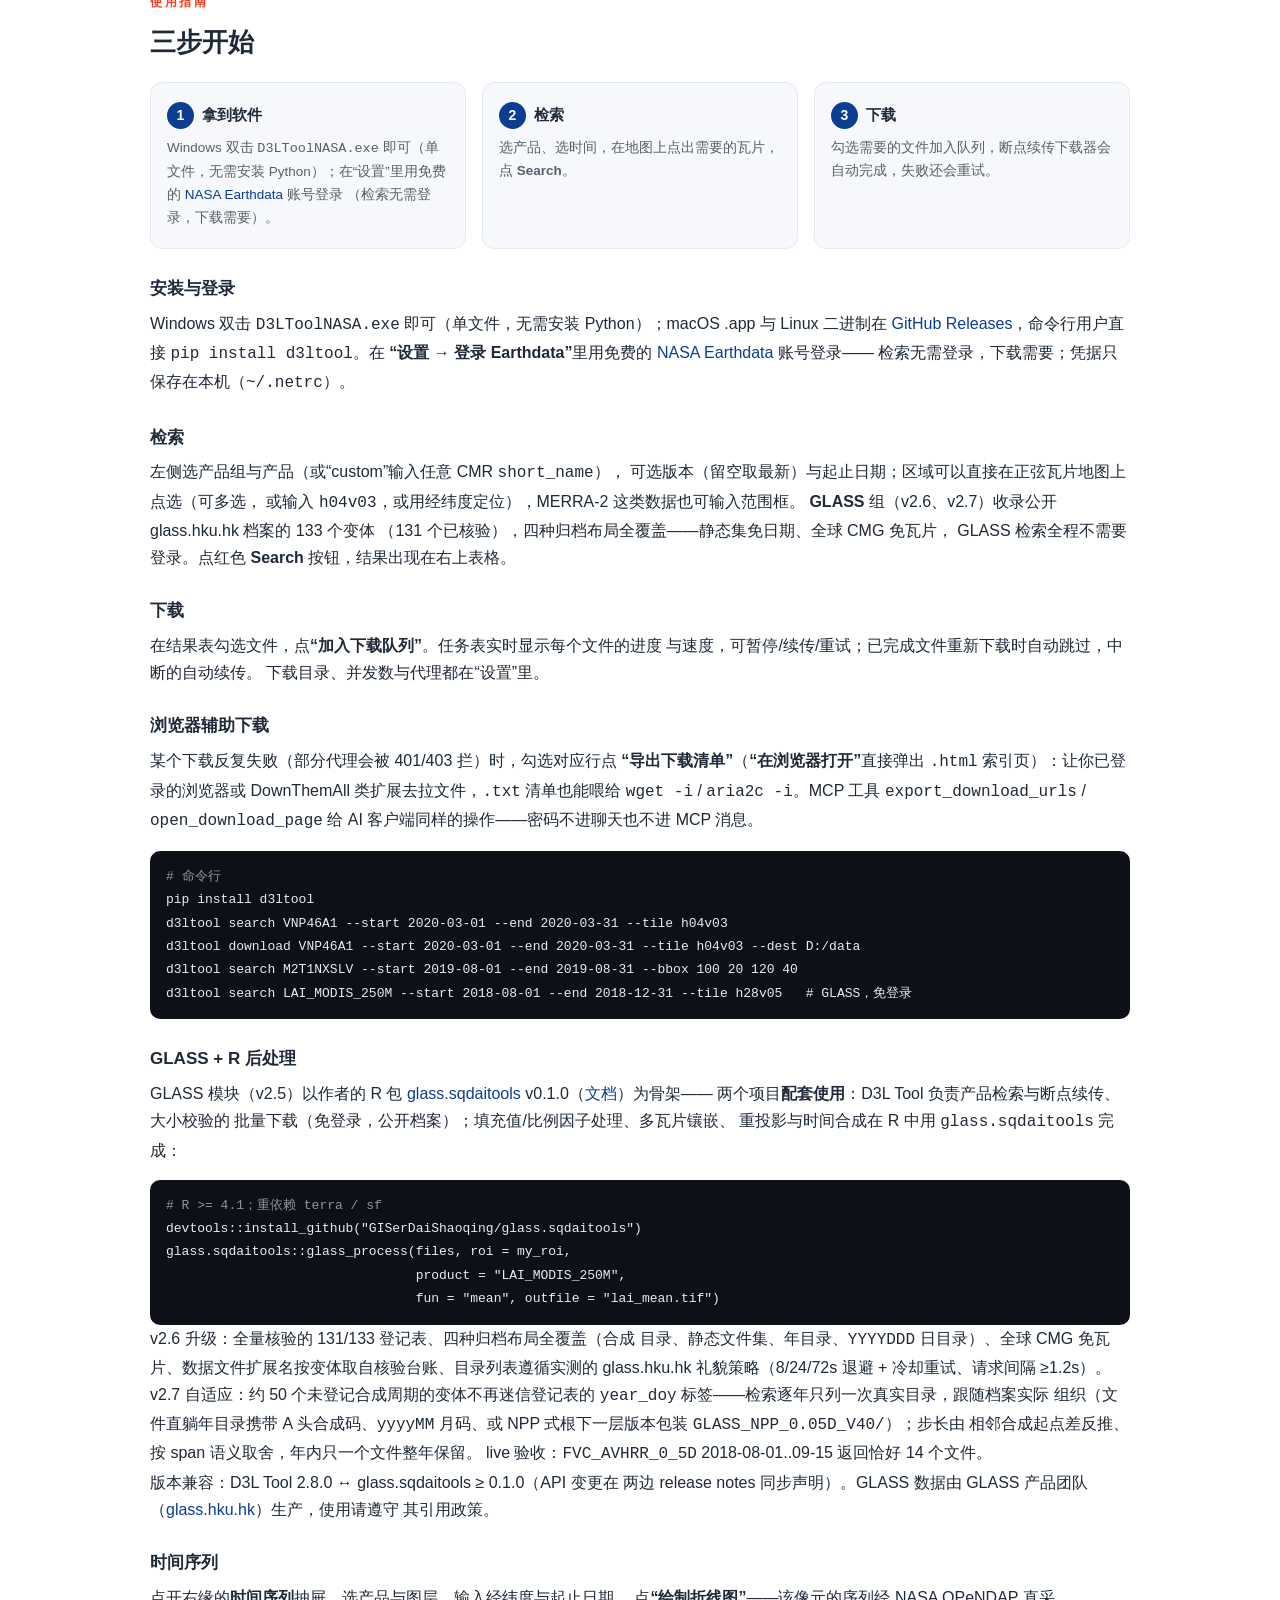
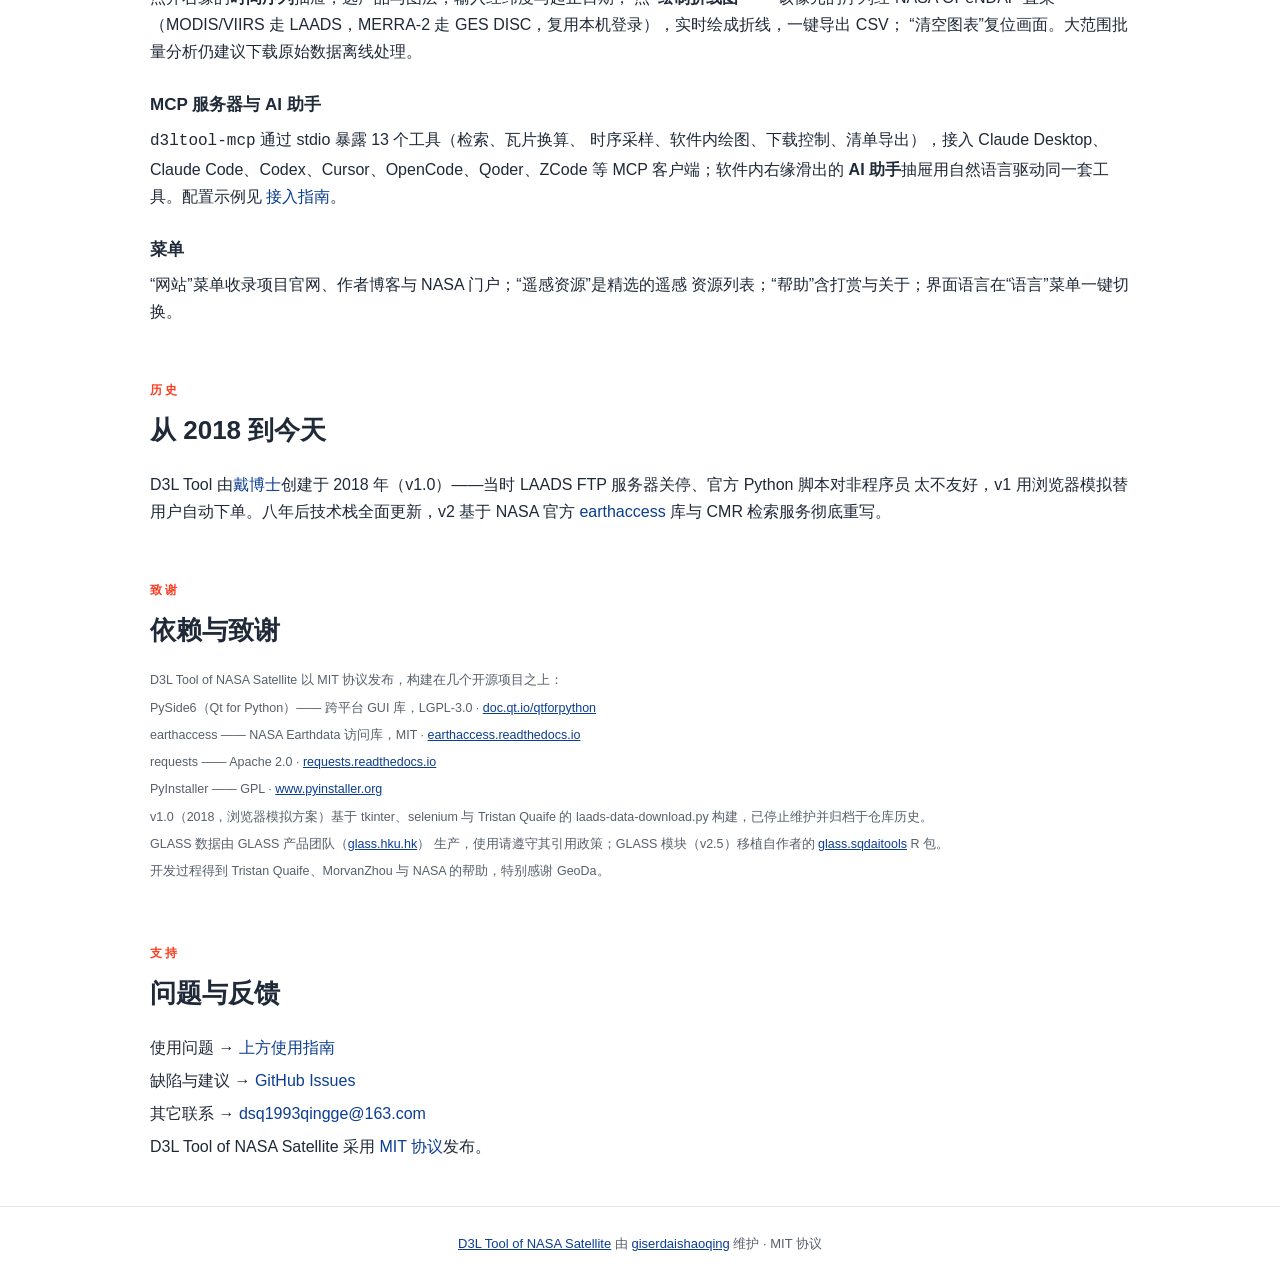
<file: documentationcn.html>
<!DOCTYPE html>
<html lang="zh-cn">
  <head>
    <meta charset="UTF-8">
    <title>D3LTool moved / 页面已迁移</title>
    <meta name="viewport" content="width=device-width, initial-scale=1">
    <meta http-equiv="refresh" content="0; url=index-cn.html#guide">
    <link rel="canonical" href="/D3LTool/index-cn.html#guide">
    <link rel="stylesheet" type="text/css" href="stylesheets/site.css">
    <script>location.replace("index-cn.html#guide");</script>
  </head>
  <body>
    <main class="wrap" style="padding:60px 20px">
      <p>本页已迁移——使用指南现在并入首页：<a href='index-cn.html#guide'>D3LTool 使用指南</a>。<br><span class='small'>v1.0（2018）旧版文档在仓库历史中永久归档。</span></p>
    </main>
  </body>
</html>
</file>
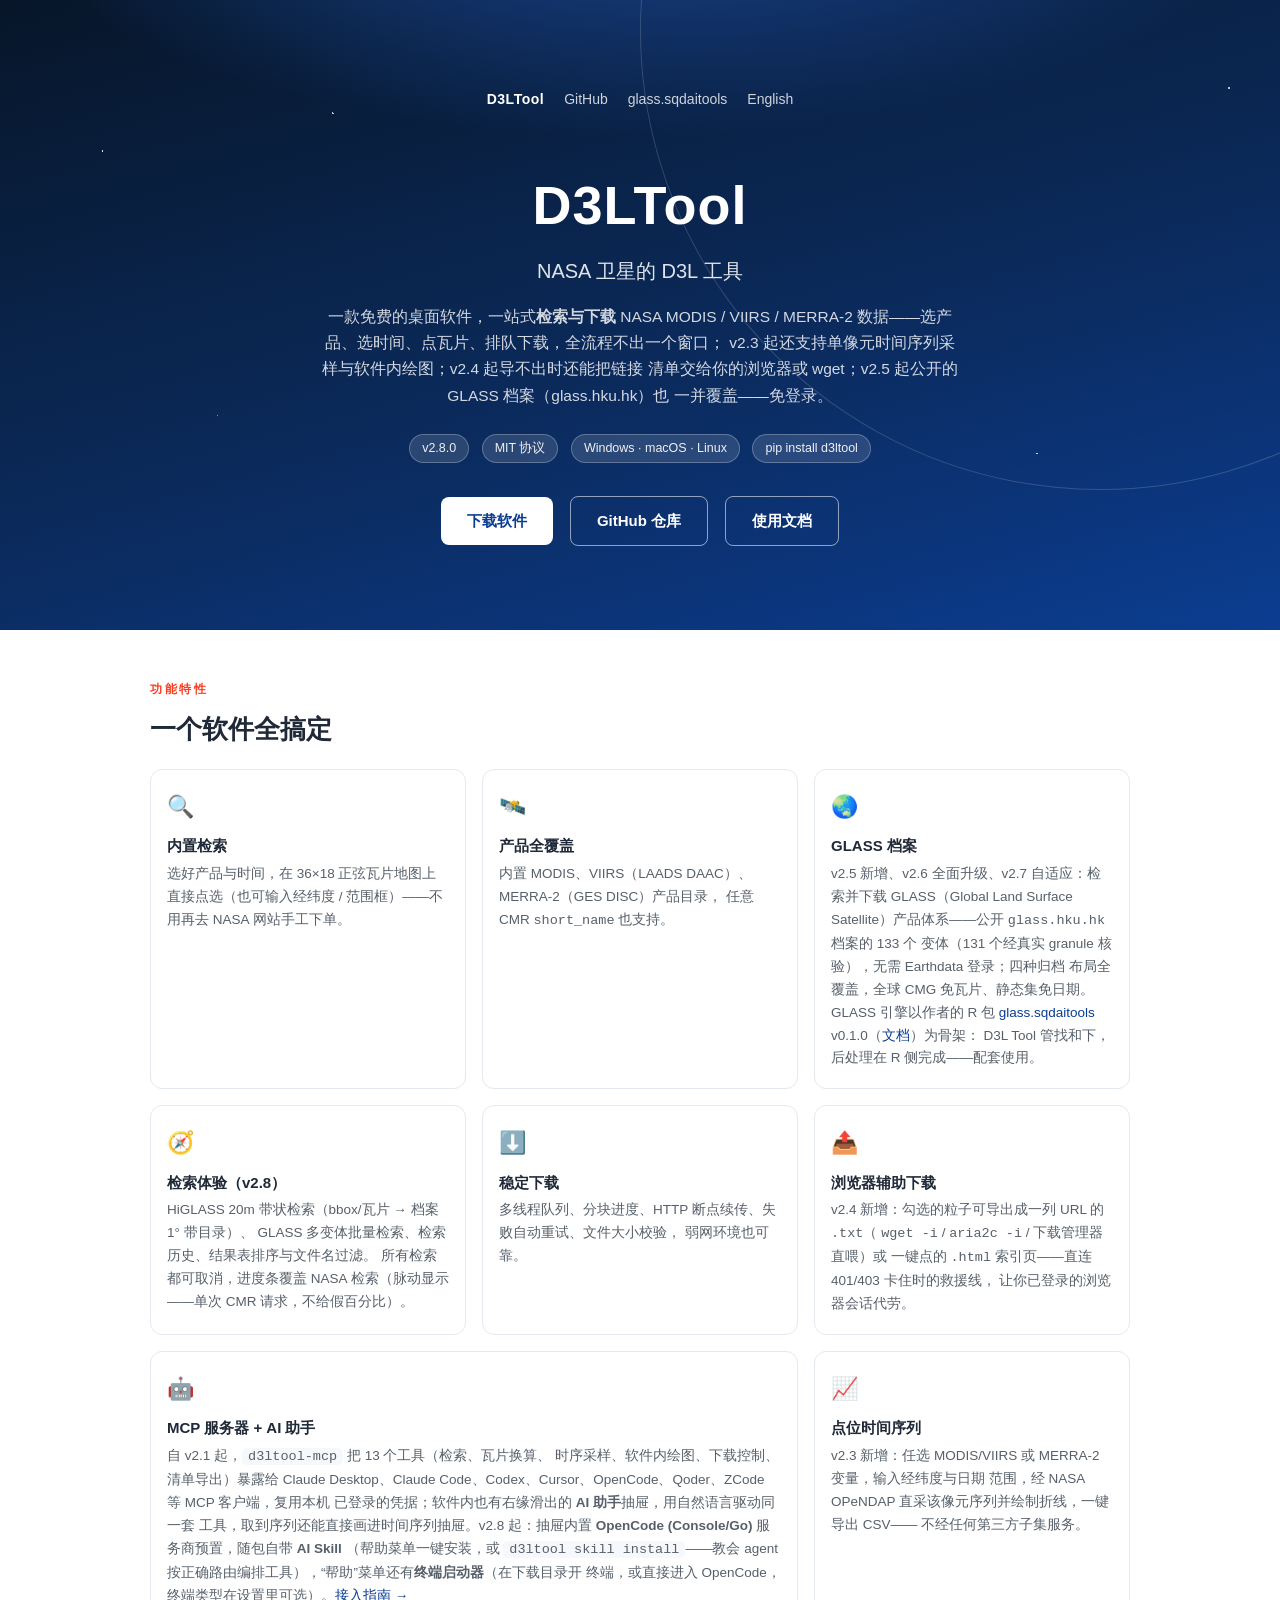
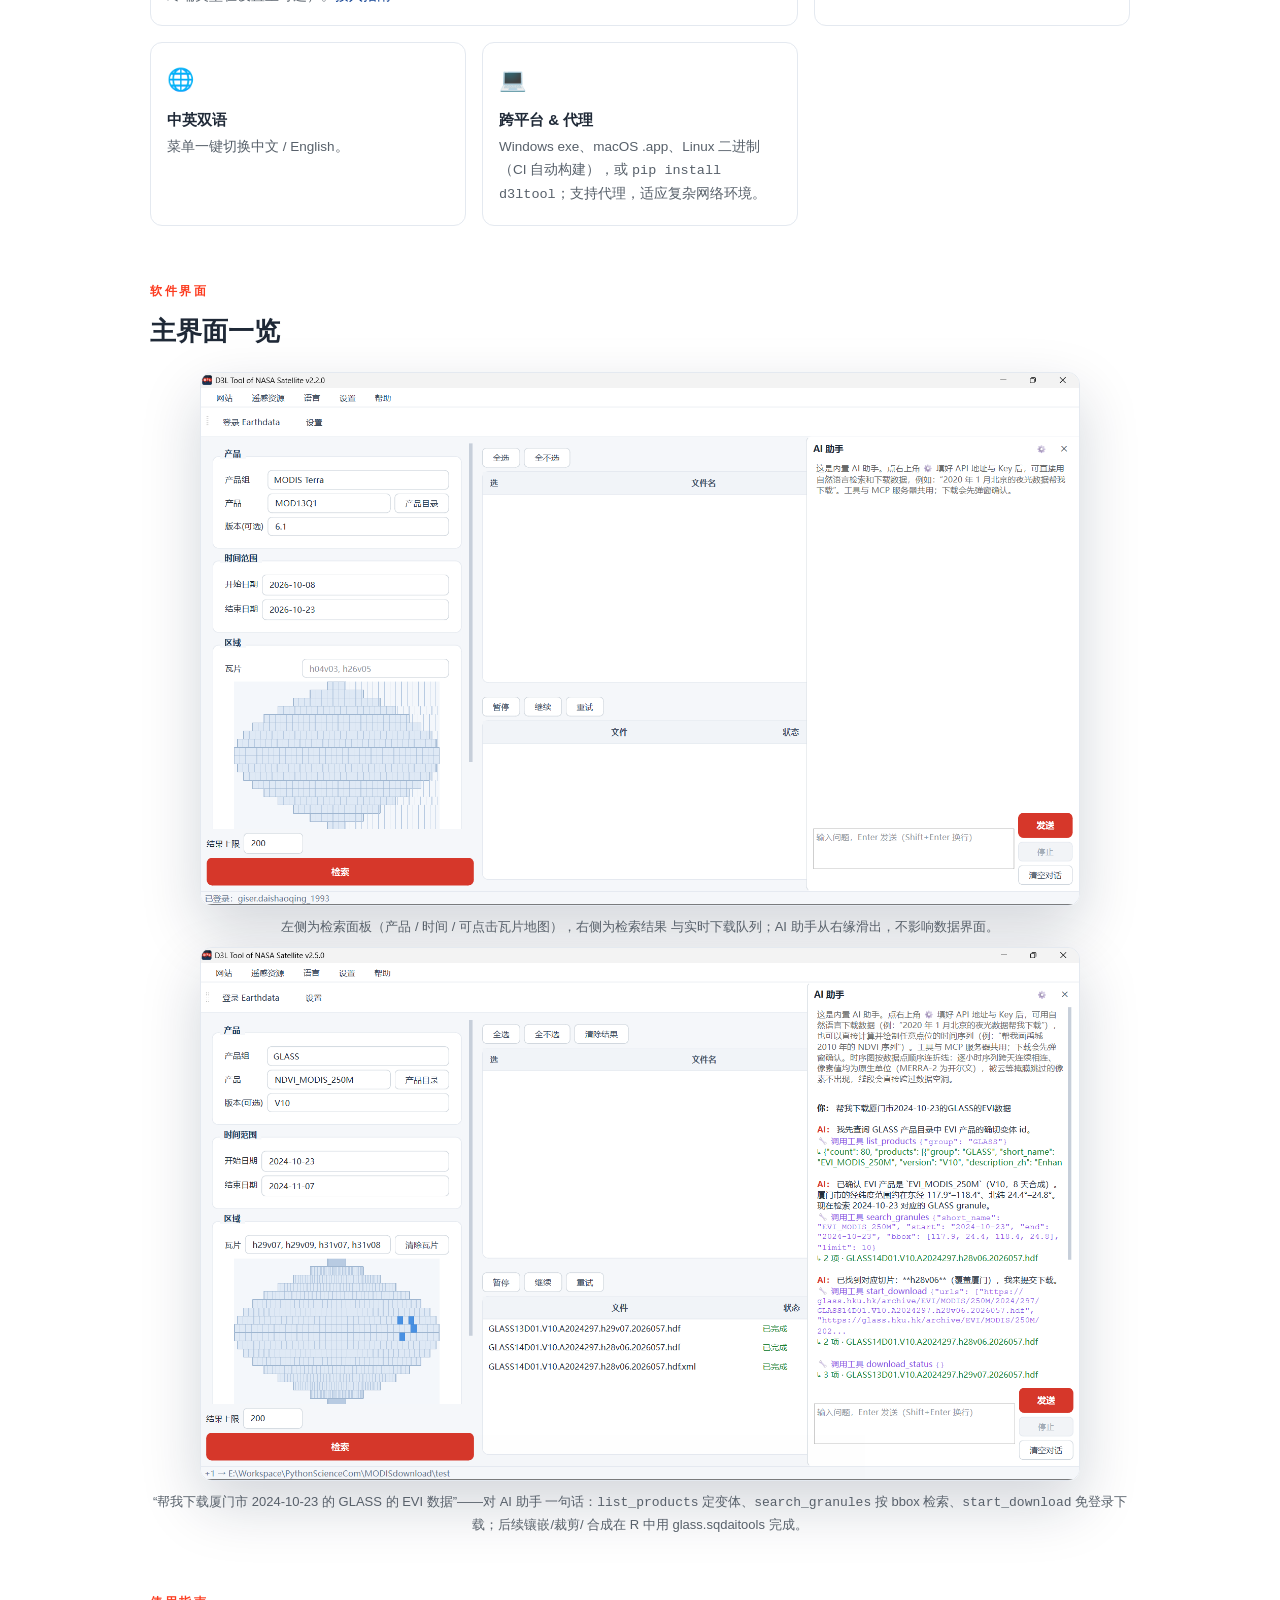
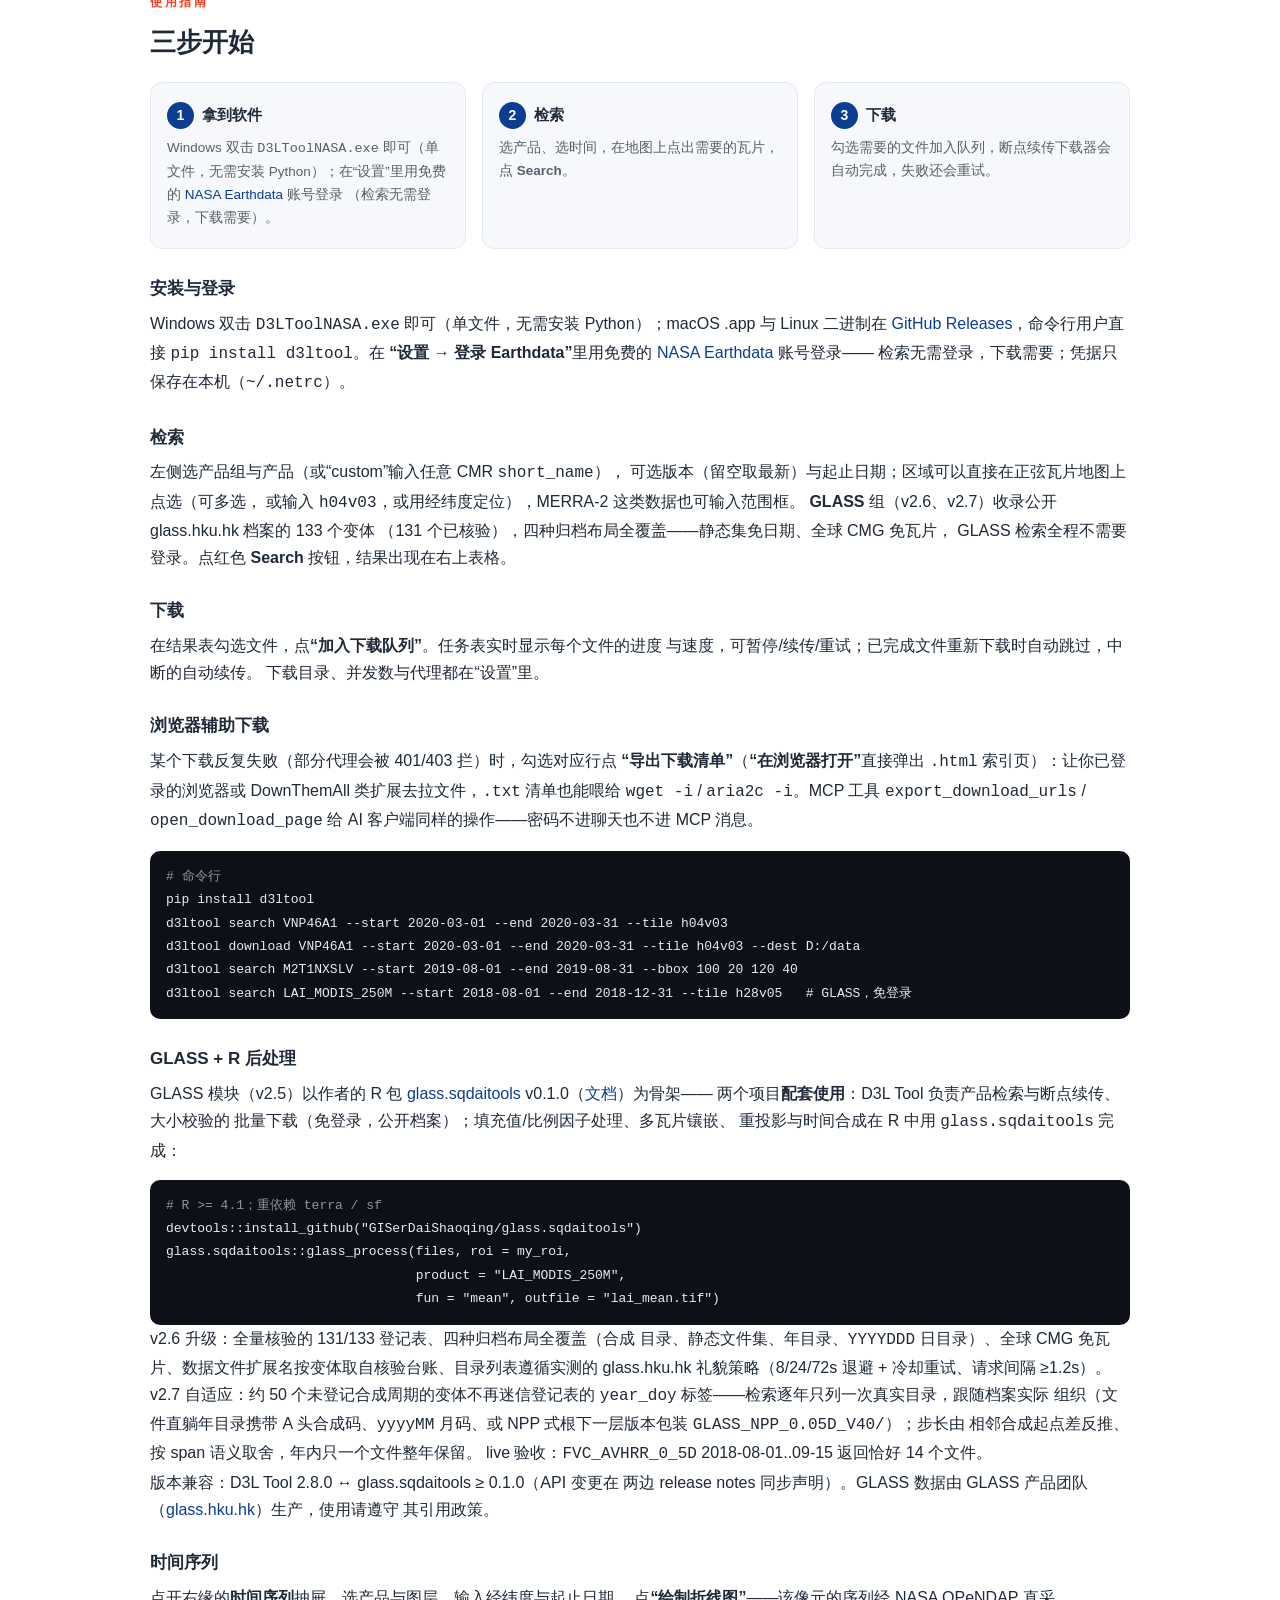
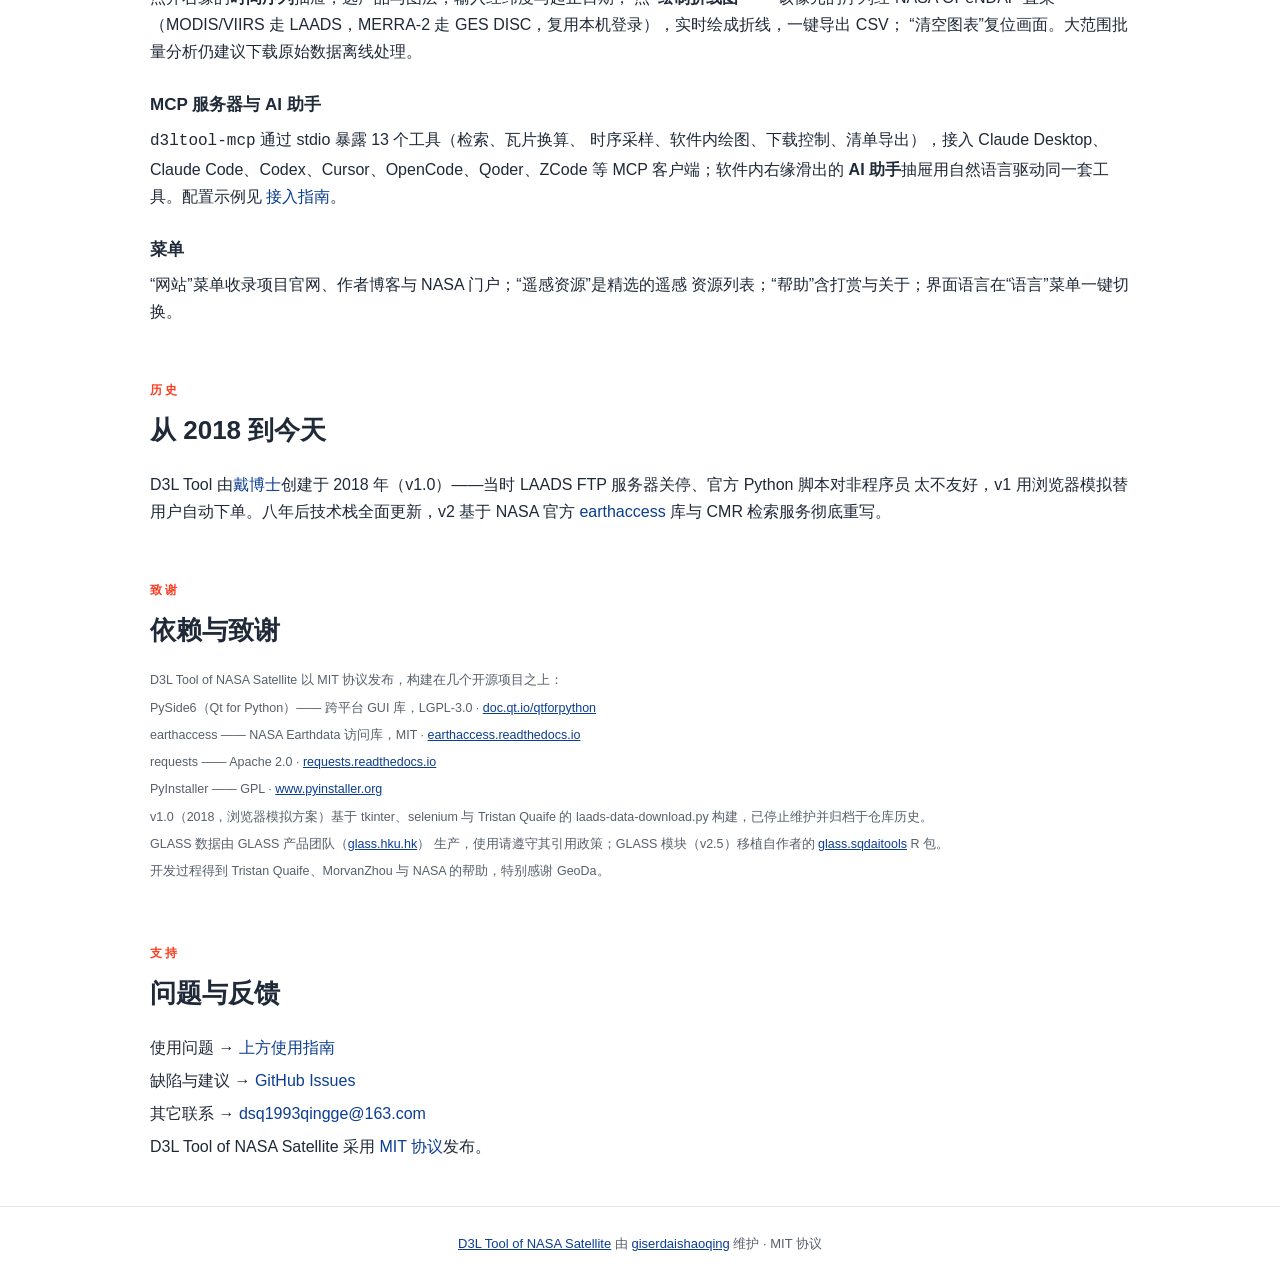
<file: index-cn.html>
<!DOCTYPE html>
<html lang="zh-cn">
  <head>
    <meta charset="UTF-8">
    <title>D3L Tool of NASA Satellite</title>
    <meta name="viewport" content="width=device-width, initial-scale=1">
    <meta name="description" content="D3LTool —— 免费、双语的 NASA MODIS / VIIRS / MERRA-2 数据检索与下载桌面软件（v2.5 起覆盖公开 GLASS 档案）：可点击瓦片地图、断点续传、点位时间序列采样、浏览器辅助下载清单、MCP 服务器与内置 AI 助手。">
    <link rel="stylesheet" type="text/css" href="stylesheets/site.css" media="screen">
  </head>
  <body>

    <header class="hero">
      <div class="orbit"></div>
      <div class="inner">
        <nav class="nav">
          <span class="brand">D3LTool</span>
          <a href="https://github.com/GISerDaiShaoqing/D3LTool">GitHub</a>
          <a href="https://github.com/GISerDaiShaoqing/glass.sqdaitools">glass.sqdaitools</a>
          <a href="index.html">English</a>
        </nav>
        <h1>D3LTool</h1>
        <p class="tagline">NASA 卫星的 D3L 工具</p>
        <p class="lede">一款免费的桌面软件，一站式<b>检索与下载</b> NASA MODIS / VIIRS /
        MERRA-2 数据——选产品、选时间、点瓦片、排队下载，全流程不出一个窗口；
        v2.3 起还支持单像元时间序列采样与软件内绘图；v2.4 起导不出时还能把链接
        清单交给你的浏览器或 wget；v2.5 起公开的 GLASS 档案（glass.hku.hk）也
        一并覆盖——免登录。</p>
        <div class="badges">
          <span class="badge">v2.8.0</span>
          <span class="badge">MIT 协议</span>
          <span class="badge">Windows · macOS · Linux</span>
          <span class="badge">pip install d3ltool</span>
        </div>
        <div class="cta">
          <a href="https://github.com/GISerDaiShaoqing/D3LTool/releases/latest" class="btn-hero">下载软件</a>
          <a href="https://github.com/GISerDaiShaoqing/D3LTool/" class="btn-ghost">GitHub 仓库</a>
          <a href="#guide" class="btn-ghost">使用文档</a>
        </div>
      </div>
    </header>

    <main class="wrap">

      <section>
        <span class="kicker">功能特性</span>
        <h2>一个软件全搞定</h2>
        <div class="grid">
          <div class="card">
            <div class="ico">🔍</div>
            <h3>内置检索</h3>
            <p>选好产品与时间，在 36×18 正弦瓦片地图上直接点选（也可输入经纬度 /
            范围框）——不用再去 NASA 网站手工下单。</p>
          </div>
          <div class="card">
            <div class="ico">🛰️</div>
            <h3>产品全覆盖</h3>
            <p>内置 MODIS、VIIRS（LAADS DAAC）、MERRA-2（GES DISC）产品目录，
            任意 CMR <code>short_name</code> 也支持。</p>
          </div>
          <div class="card">
            <div class="ico">🌏</div>
            <h3>GLASS 档案</h3>
            <p>v2.5 新增、v2.6 全面升级、v2.7 自适应：检索并下载 GLASS（Global Land Surface
            Satellite）产品体系——公开 <code>glass.hku.hk</code> 档案的 133 个
            变体（131 个经真实 granule 核验），无需 Earthdata 登录；四种归档
            布局全覆盖，全球 CMG 免瓦片、静态集免日期。GLASS 引擎以作者的 R 包
            <a href="https://github.com/GISerDaiShaoqing/glass.sqdaitools/tree/v0.1.0">glass.sqdaitools</a>
            v0.1.0（<a href="https://giserdaishaoqing.github.io/glass.sqdaitools/">文档</a>）为骨架：
            D3L Tool 管找和下，后处理在 R 侧完成——配套使用。</p>
          </div>
          <div class="card">
            <div class="ico">🧭</div>
            <h3>检索体验（v2.8）</h3>
            <p>HiGLASS 20m 带状检索（bbox/瓦片 &rarr; 档案 1&deg; 带目录）、
            GLASS 多变体批量检索、检索历史、结果表排序与文件名过滤。
            所有检索都可取消，进度条覆盖 NASA 检索（脉动显示——单次
            CMR 请求，不给假百分比）。</p>
          </div>
          <div class="card">
            <div class="ico">⬇️</div>
            <h3>稳定下载</h3>
            <p>多线程队列、分块进度、HTTP 断点续传、失败自动重试、文件大小校验，
            弱网环境也可靠。</p>
          </div>
          <div class="card">
            <div class="ico">📤</div>
            <h3>浏览器辅助下载</h3>
            <p>v2.4 新增：勾选的粒子可导出成一列 URL 的 <code>.txt</code>（
            <code>wget -i</code> / <code>aria2c -i</code> / 下载管理器直喂）或
            一键点的 <code>.html</code> 索引页——直连 401/403 卡住时的救援线，
            让你已登录的浏览器会话代劳。</p>
          </div>
          <div class="card wide">
            <div class="ico">🤖</div>
            <h3>MCP 服务器 + AI 助手</h3>
            <p>自 v2.1 起，<code>d3ltool-mcp</code> 把 13 个工具（检索、瓦片换算、
            时序采样、软件内绘图、下载控制、清单导出）暴露给 Claude Desktop、Claude
            Code、Codex、Cursor、OpenCode、Qoder、ZCode
            等 MCP 客户端，复用本机
            已登录的凭据；软件内也有右缘滑出的 <b>AI 助手</b>抽屉，用自然语言驱动同一套
            工具，取到序列还能直接画进时间序列抽屉。v2.8 起：抽屉内置
            <b>OpenCode (Console/Go)</b> 服务商预置，随包自带 <b>AI Skill</b>
            （帮助菜单一键安装，或 <code>d3ltool skill install</code>——教会 agent
            按正确路由编排工具），“帮助”菜单还有<b>终端启动器</b>（在下载目录开
            终端，或直接进入 OpenCode，终端类型在设置里可选）。<a href="https://github.com/GISerDaiShaoqing/D3LTool/blob/master/docs/mcp.md">接入指南 →</a></p>
          </div>
          <div class="card">
            <div class="ico">📈</div>
            <h3>点位时间序列</h3>
            <p>v2.3 新增：任选 MODIS/VIIRS 或 MERRA-2 变量，输入经纬度与日期
            范围，经 NASA OPeNDAP 直采该像元序列并绘制折线，一键导出 CSV——
            不经任何第三方子集服务。</p>
          </div>
          <div class="card">
            <div class="ico">🌐</div>
            <h3>中英双语</h3>
            <p>菜单一键切换中文 / English。</p>
          </div>
          <div class="card">
            <div class="ico">💻</div>
            <h3>跨平台 &amp; 代理</h3>
            <p>Windows exe、macOS .app、Linux 二进制（CI 自动构建），或
            <code>pip install d3ltool</code>；支持代理，适应复杂网络环境。</p>
          </div>
        </div>
      </section>

      <section>
        <span class="kicker">软件界面</span>
        <h2>主界面一览</h2>
        <figure>
          <img src="images/Main2.png" alt="D3LTool 主界面" class="shot">
          <figcaption>左侧为检索面板（产品 / 时间 / 可点击瓦片地图），右侧为检索结果
          与实时下载队列；AI 助手从右缘滑出，不影响数据界面。</figcaption>
        </figure>
        <figure>
          <img src="images/GlassDownload.png" alt="AI 助手下载 GLASS 数据" class="shot">
          <figcaption>“帮我下载厦门市 2024-10-23 的 GLASS 的 EVI 数据”——对 AI 助手
          一句话：<code>list_products</code> 定变体、<code>search_granules</code>
          按 bbox 检索、<code>start_download</code> 免登录下载；后续镶嵌/裁剪/
          合成在 R 中用 glass.sqdaitools 完成。</figcaption>
        </figure>
      </section>

      <section id="guide">
        <span class="kicker">使用指南</span>
        <h2>三步开始</h2>
        <div class="steps">
          <div class="step">
            <span class="n">1</span><h3>拿到软件</h3>
            <p>Windows 双击 <code>D3LToolNASA.exe</code> 即可（单文件，无需安装
            Python）；在“设置”里用免费的
            <a href="https://urs.earthdata.nasa.gov/">NASA Earthdata</a> 账号登录
            （检索无需登录，下载需要）。</p>
          </div>
          <div class="step">
            <span class="n">2</span><h3>检索</h3>
            <p>选产品、选时间，在地图上点出需要的瓦片，点 <b>Search</b>。</p>
          </div>
          <div class="step">
            <span class="n">3</span><h3>下载</h3>
            <p>勾选需要的文件加入队列，断点续传下载器会自动完成，失败还会重试。</p>
          </div>
        </div>

        <h3 class="sub">安装与登录</h3>
        <p>Windows 双击 <code>D3LToolNASA.exe</code> 即可（单文件，无需安装
        Python）；macOS .app 与 Linux 二进制在
        <a href="https://github.com/GISerDaiShaoqing/D3LTool/releases/latest">GitHub
        Releases</a>，命令行用户直接 <code>pip install d3ltool</code>。在
        <b>“设置 → 登录 Earthdata”</b>里用免费的
        <a href="https://urs.earthdata.nasa.gov/">NASA Earthdata</a> 账号登录——
        检索无需登录，下载需要；凭据只保存在本机（<code>~/.netrc</code>）。</p>

        <h3 class="sub">检索</h3>
        <p>左侧选产品组与产品（或“custom”输入任意 CMR <code>short_name</code>），
        可选版本（留空取最新）与起止日期；区域可以直接在正弦瓦片地图上点选（可多选，
        或输入 <code>h04v03</code>，或用经纬度定位），MERRA-2 这类数据也可输入范围框。
        <b>GLASS</b> 组（v2.6、v2.7）收录公开 glass.hku.hk 档案的 133 个变体
        （131 个已核验），四种归档布局全覆盖——静态集免日期、全球 CMG 免瓦片，
        GLASS 检索全程不需要登录。点红色 <b>Search</b> 按钮，结果出现在右上表格。</p>

        <h3 class="sub">下载</h3>
        <p>在结果表勾选文件，点<b>“加入下载队列”</b>。任务表实时显示每个文件的进度
        与速度，可暂停/续传/重试；已完成文件重新下载时自动跳过，中断的自动续传。
        下载目录、并发数与代理都在“设置”里。</p>

        <h3 class="sub">浏览器辅助下载</h3>
        <p>某个下载反复失败（部分代理会被 401/403 拦）时，勾选对应行点
        <b>“导出下载清单”</b>（<b>“在浏览器打开”</b>直接弹出 <code>.html</code>
        索引页）：让你已登录的浏览器或 DownThemAll 类扩展去拉文件，<code>.txt</code>
        清单也能喂给 <code>wget -i</code> / <code>aria2c -i</code>。MCP 工具
        <code>export_download_urls</code> / <code>open_download_page</code>
        给 AI 客户端同样的操作——密码不进聊天也不进 MCP 消息。</p>

        <pre class="term"><span class="c"># 命令行</span>
pip install d3ltool
d3ltool search VNP46A1 --start 2020-03-01 --end 2020-03-31 --tile h04v03
d3ltool download VNP46A1 --start 2020-03-01 --end 2020-03-31 --tile h04v03 --dest D:/data
d3ltool search M2T1NXSLV --start 2019-08-01 --end 2019-08-31 --bbox 100 20 120 40
d3ltool search LAI_MODIS_250M --start 2018-08-01 --end 2018-12-31 --tile h28v05   # GLASS，免登录</pre>

        <h3 class="sub">GLASS + R 后处理</h3>
        <p>GLASS 模块（v2.5）以作者的 R 包
        <a href="https://github.com/GISerDaiShaoqing/glass.sqdaitools/tree/v0.1.0">glass.sqdaitools</a>
        v0.1.0（<a href="https://giserdaishaoqing.github.io/glass.sqdaitools/">文档</a>）为骨架——
        两个项目<b>配套使用</b>：D3L Tool 负责产品检索与断点续传、大小校验的
        批量下载（免登录，公开档案）；填充值/比例因子处理、多瓦片镶嵌、
        重投影与时间合成在 R 中用 <code>glass.sqdaitools</code> 完成：</p>
        <pre class="term"><span class="c"># R &gt;= 4.1；重依赖 terra / sf</span>
devtools::install_github("GISerDaiShaoqing/glass.sqdaitools")
glass.sqdaitools::glass_process(files, roi = my_roi,
                                product = "LAI_MODIS_250M",
                                fun = "mean", outfile = "lai_mean.tif")</pre>
        <p>v2.6 升级：全量核验的 131/133 登记表、四种归档布局全覆盖（合成
        目录、静态文件集、年目录、<code>YYYYDDD</code> 日目录）、全球 CMG
        免瓦片、数据文件扩展名按变体取自核验台账、目录列表遵循实测的
        glass.hku.hk 礼貌策略（8/24/72s 退避 + 冷却重试、请求间隔 ≥1.2s）。</p>
        <p>v2.7 自适应：约 50 个未登记合成周期的变体不再迷信登记表的
        <code>year_doy</code> 标签——检索逐年只列一次真实目录，跟随档案实际
        组织（文件直躺年目录携带 A 头合成码、<code>yyyyMM</code> 月码、或
        NPP 式根下一层版本包装 <code>GLASS_NPP_0.05D_V40/</code>）；步长由
        相邻合成起点差反推、按 span 语义取舍，年内只一个文件整年保留。
        live 验收：<code>FVC_AVHRR_0_5D</code> 2018-08-01..09-15 返回恰好
        14 个文件。</p>
        <p>版本兼容：D3L Tool 2.8.0 ↔ glass.sqdaitools ≥ 0.1.0（API 变更在
        两边 release notes 同步声明）。GLASS 数据由 GLASS 产品团队
        （<a href="https://glass.hku.hk">glass.hku.hk</a>）生产，使用请遵守
        其引用政策。</p>

        <h3 class="sub">时间序列</h3>
        <p>点开右缘的<b>时间序列</b>抽屉，选产品与图层，输入经纬度与起止日期，
        点<b>“绘制折线图”</b>——该像元的序列经 NASA OPeNDAP 直采（MODIS/VIIRS 走
        LAADS，MERRA-2 走 GES DISC，复用本机登录），实时绘成折线，一键导出 CSV；
        “清空图表”复位画面。大范围批量分析仍建议下载原始数据离线处理。</p>

        <h3 class="sub">MCP 服务器与 AI 助手</h3>
        <p><code>d3ltool-mcp</code> 通过 stdio 暴露 13 个工具（检索、瓦片换算、
        时序采样、软件内绘图、下载控制、清单导出），接入 Claude Desktop、Claude
        Code、Codex、Cursor、OpenCode、Qoder、ZCode 等
        MCP 客户端；软件内右缘滑出的
        <b>AI 助手</b>抽屉用自然语言驱动同一套工具。配置示例见
        <a href="https://github.com/GISerDaiShaoqing/D3LTool/blob/master/docs/mcp.md">接入指南</a>。</p>

        <h3 class="sub">菜单</h3>
        <p>“网站”菜单收录项目官网、作者博客与 NASA 门户；“遥感资源”是精选的遥感
        资源列表；“帮助”含打赏与关于；界面语言在“语言”菜单一键切换。</p>
      </section>

      <section>
        <span class="kicker">历史</span>
        <h2>从 2018 到今天</h2>
        <p>D3L Tool 由<a href="https://gisersqdai.top/mycv/">戴博士</a>创建于
        2018 年（v1.0）——当时 LAADS FTP 服务器关停、官方 Python 脚本对非程序员
        太不友好，v1 用浏览器模拟替用户自动下单。八年后技术栈全面更新，v2 基于
        NASA 官方 <a href="https://earthaccess.readthedocs.io/">earthaccess</a>
        库与 CMR 检索服务彻底重写。</p>
      </section>

      <section>
        <span class="kicker">致谢</span>
        <h2>依赖与致谢</h2>
        <div class="small">
          <p>D3L Tool of NASA Satellite 以 MIT 协议发布，构建在几个开源项目之上：</p>
          <p>PySide6（Qt for Python）—— 跨平台 GUI 库，LGPL-3.0 ·
          <a href="https://doc.qt.io/qtforpython/">doc.qt.io/qtforpython</a></p>
          <p>earthaccess —— NASA Earthdata 访问库，MIT ·
          <a href="https://earthaccess.readthedocs.io/">earthaccess.readthedocs.io</a></p>
          <p>requests —— Apache 2.0 ·
          <a href="https://requests.readthedocs.io/">requests.readthedocs.io</a></p>
          <p>PyInstaller —— GPL ·
          <a href="http://www.pyinstaller.org/">www.pyinstaller.org</a></p>
          <p>v1.0（2018，浏览器模拟方案）基于 tkinter、selenium 与 Tristan Quaife
          的 laads-data-download.py 构建，已停止维护并归档于仓库历史。</p>
          <p>GLASS 数据由 GLASS 产品团队（<a href="https://glass.hku.hk">glass.hku.hk</a>）
          生产，使用请遵守其引用政策；GLASS 模块（v2.5）移植自作者的
          <a href="https://github.com/GISerDaiShaoqing/glass.sqdaitools">glass.sqdaitools</a>
          R 包。</p>
          <p>开发过程得到 Tristan Quaife、MorvanZhou 与 NASA 的帮助，特别感谢
          GeoDa。</p>
        </div>
      </section>

      <section>
        <span class="kicker">支持</span>
        <h2>问题与反馈</h2>
        <ul class="plain">
          <li>使用问题 → <a href="#guide">上方使用指南</a></li>
          <li>缺陷与建议 → <a href="https://github.com/GISerDaiShaoqing/D3LTool/issues">GitHub Issues</a></li>
          <li>其它联系 → <a href="mailto:dsq1993qingge@163.com">dsq1993qingge@163.com</a></li>
        </ul>
        <p>D3L Tool of NASA Satellite 采用
        <a href="https://mit-license.org/">MIT 协议</a>发布。</p>
      </section>

    </main>

    <footer class="site-footer">
      <p><a href="https://github.com/GISerDaiShaoqing/D3LTool">D3L Tool of NASA Satellite</a>
      由 <a href="https://github.com/GISerDaiShaoqing">giserdaishaoqing</a> 维护
      · MIT 协议</p>
    </footer>

  </body>
</html>
</file>
<file: stylesheets/site.css>
/* D3LTool site (v2.2 redesign) — NASA deep-space landing style.
   Used by index.html / index-cn.html only; the documentation and
   download pages keep the classic Cayman stylesheets. */

:root {
  --nasa-blue: #0b3d91;
  --nasa-deep: #071629;
  --nasa-red: #fc3d21;
  --ink: #1f2937;
  --muted: #57606a;
  --line: #e4e9f0;
  --bg-soft: #f6f8fb;
}

* { margin: 0; padding: 0; box-sizing: border-box; }

body {
  font-family: -apple-system, BlinkMacSystemFont, "Segoe UI",
               "Microsoft YaHei", "PingFang SC", "Noto Sans CJK SC",
               Arial, sans-serif;
  color: var(--ink);
  background: #fff;
  line-height: 1.7;
  -webkit-font-smoothing: antialiased;
}

a { color: var(--nasa-blue); text-decoration: none; }
a:hover { color: var(--nasa-red); }

code, pre { font-family: "Cascadia Code", Consolas, Menlo, monospace; }

.wrap { max-width: 1020px; margin: 0 auto; padding: 0 20px; }
section { padding: 44px 0 6px; }

.kicker {
  color: var(--nasa-red);
  font-size: 12px;
  font-weight: 700;
  letter-spacing: 2.5px;
  text-transform: uppercase;
}
h2 { font-size: 26px; margin: 6px 0 18px; }
.section-lede { color: var(--muted); max-width: 660px; margin-bottom: 20px; }

/* ------------------------------------------------ hero */
.hero {
  position: relative;
  overflow: hidden;
  color: #fff;
  text-align: center;
  padding: 88px 20px 80px;
  background: radial-gradient(1100px 480px at 50% -160px, #1d4fa7 0%, transparent 62%),
              linear-gradient(165deg, var(--nasa-deep) 0%, #0b2a5b 55%, var(--nasa-blue) 100%);
}
.hero::before {
  content: "";
  position: absolute; inset: 0; pointer-events: none;
  background-image:
    radial-gradient(1.5px 1.5px at 8% 24%,  rgba(255,255,255,.85) 50%, transparent 51%),
    radial-gradient(1px 1px    at 17% 66%,  rgba(255,255,255,.45) 50%, transparent 51%),
    radial-gradient(2px 2px    at 26% 18%,  rgba(255,255,255,.75) 50%, transparent 51%),
    radial-gradient(1px 1px    at 35% 78%,  rgba(255,255,255,.5) 50%, transparent 51%),
    radial-gradient(1.5px 1.5px at 44% 34%, rgba(255,255,255,.8) 50%, transparent 51%),
    radial-gradient(1px 1px    at 55% 12%,  rgba(255,255,255,.55) 50%, transparent 51%),
    radial-gradient(2px 2px    at 63% 58%,  rgba(255,255,255,.7) 50%, transparent 51%),
    radial-gradient(1px 1px    at 72% 30%,  rgba(255,255,255,.5) 50%, transparent 51%),
    radial-gradient(1.5px 1.5px at 81% 72%, rgba(255,255,255,.8) 50%, transparent 51%),
    radial-gradient(1px 1px    at 90% 40%,  rgba(255,255,255,.6) 50%, transparent 51%),
    radial-gradient(2px 2px    at 96% 14%,  rgba(255,255,255,.7) 50%, transparent 51%);
}
.hero .orbit {
  position: absolute;
  width: 920px; height: 920px;
  border: 1px solid rgba(255,255,255,.16);
  border-radius: 50%;
  top: -430px; right: -280px;
  transform: rotate(-16deg);
  pointer-events: none;
}
.hero .orbit::after {
  content: "";
  position: absolute;
  width: 9px; height: 9px;
  background: var(--nasa-red);
  border-radius: 50%;
  top: 30px; left: 132px;
  box-shadow: 0 0 14px 3px rgba(252,61,33,.85);
}
.hero > .inner { position: relative; }

.hero h1 {
  font-size: 54px;
  letter-spacing: 1px;
  margin-bottom: 2px;
}
.hero .tagline {
  font-size: 20px;
  color: rgba(255,255,255,.88);
  margin-bottom: 16px;
}
.hero .lede {
  max-width: 640px;
  margin: 0 auto 22px;
  color: rgba(255,255,255,.82);
  font-size: 15.5px;
}
.badges { margin-bottom: 26px; }
.badge {
  display: inline-block;
  margin: 3px 4px;
  padding: 3px 12px;
  font-size: 12.5px;
  border-radius: 999px;
  background: rgba(255,255,255,.13);
  border: 1px solid rgba(255,255,255,.25);
  color: rgba(255,255,255,.92);
}
.cta .btn-hero {
  display: inline-block;
  margin: 4px 6px;
  padding: 11px 26px;
  border-radius: 8px;
  font-weight: 700;
  font-size: 15px;
  background: #fff;
  color: var(--nasa-blue);
  transition: transform .15s ease, box-shadow .15s ease;
}
.cta .btn-hero:hover {
  color: var(--nasa-red);
  transform: translateY(-2px);
  box-shadow: 0 10px 26px rgba(0,0,0,.35);
}
.cta .btn-ghost {
  display: inline-block;
  margin: 4px 6px;
  padding: 11px 26px;
  border-radius: 8px;
  font-weight: 600;
  font-size: 15px;
  color: #fff;
  border: 1px solid rgba(255,255,255,.55);
  transition: background .15s ease;
}
.cta .btn-ghost:hover { background: rgba(255,255,255,.14); color: #fff; }

.nav {
  position: relative;
  display: flex;
  justify-content: center;
  flex-wrap: wrap;
  gap: 20px;
  margin-bottom: 48px;
  font-size: 14px;
}
.nav a { color: rgba(255,255,255,.8); }
.nav a:hover { color: #fff; }
.nav .brand { font-weight: 700; color: #fff; letter-spacing: .5px; }

/* ------------------------------------------------ cards */
.grid {
  display: grid;
  grid-template-columns: repeat(auto-fit, minmax(250px, 1fr));
  gap: 16px;
}
.card {
  background: #fff;
  border: 1px solid var(--line);
  border-radius: 12px;
  padding: 18px 16px;
  transition: transform .15s ease, box-shadow .15s ease;
}
.card:hover {
  transform: translateY(-3px);
  box-shadow: 0 14px 34px rgba(11,29,58,.10);
}
.card .ico { font-size: 22px; }
.card h3 { font-size: 15px; margin: 8px 0 4px; }
.card p { font-size: 13.5px; color: var(--muted); }

/* wide highlight cards (MCP / AI drawer) */
.card.wide { grid-column: span 2; }
@media (max-width: 620px) { .card.wide { grid-column: span 1; } }
.card.wide code { background: var(--bg-soft); padding: 1px 6px; border-radius: 5px; }

/* ------------------------------------------------ screenshot */
.shot {
  display: block;
  margin: 8px auto 4px;
  max-width: 880px;
  width: 100%;
  border: 1px solid var(--line);
  border-radius: 12px;
  box-shadow: 0 24px 60px rgba(11,29,58,.18);
}
figcaption { text-align: center; color: var(--muted); font-size: 13px; margin-top: 10px; }

/* ------------------------------------------------ steps */
.steps { display: grid; grid-template-columns: repeat(auto-fit, minmax(250px, 1fr)); gap: 16px; }
.step {
  background: var(--bg-soft);
  border: 1px solid var(--line);
  border-radius: 12px;
  padding: 18px 16px;
}
.step .n {
  display: inline-flex;
  align-items: center;
  justify-content: center;
  width: 27px; height: 27px;
  border-radius: 50%;
  background: var(--nasa-blue);
  color: #fff;
  font-weight: 700;
  font-size: 14px;
}
.step h3 { display: inline; font-size: 15px; margin-left: 8px; }
.step p { font-size: 13.5px; color: var(--muted); margin-top: 8px; }

pre.term {
  background: #0d1117;
  color: #e6edf3;
  padding: 14px 16px;
  border-radius: 10px;
  font-size: 13px;
  overflow-x: auto;
  margin-top: 16px;
  line-height: 1.8;
}
pre.term .c { color: #8b949e; }
pre.term .k { color: #7ee787; }

/* ------------------------------------------------ text sections */
.small { font-size: 12.5px; color: var(--muted); }
.small p { margin: 6px 0; }
.small a { text-decoration: underline; }

ul.plain { list-style: none; }
ul.plain li { margin: 6px 0; }

/* guide subsections */
h3.sub {
  font-size: 17px;
  margin: 26px 0 6px;
}
#guide .steps { margin-bottom: 10px; }

/* ------------------------------------------------ footer */
.site-footer {
  border-top: 1px solid var(--line);
  margin-top: 40px;
  padding: 26px 20px 40px;
  text-align: center;
  color: var(--muted);
  font-size: 13px;
}
.site-footer a { text-decoration: underline; }
</file>
